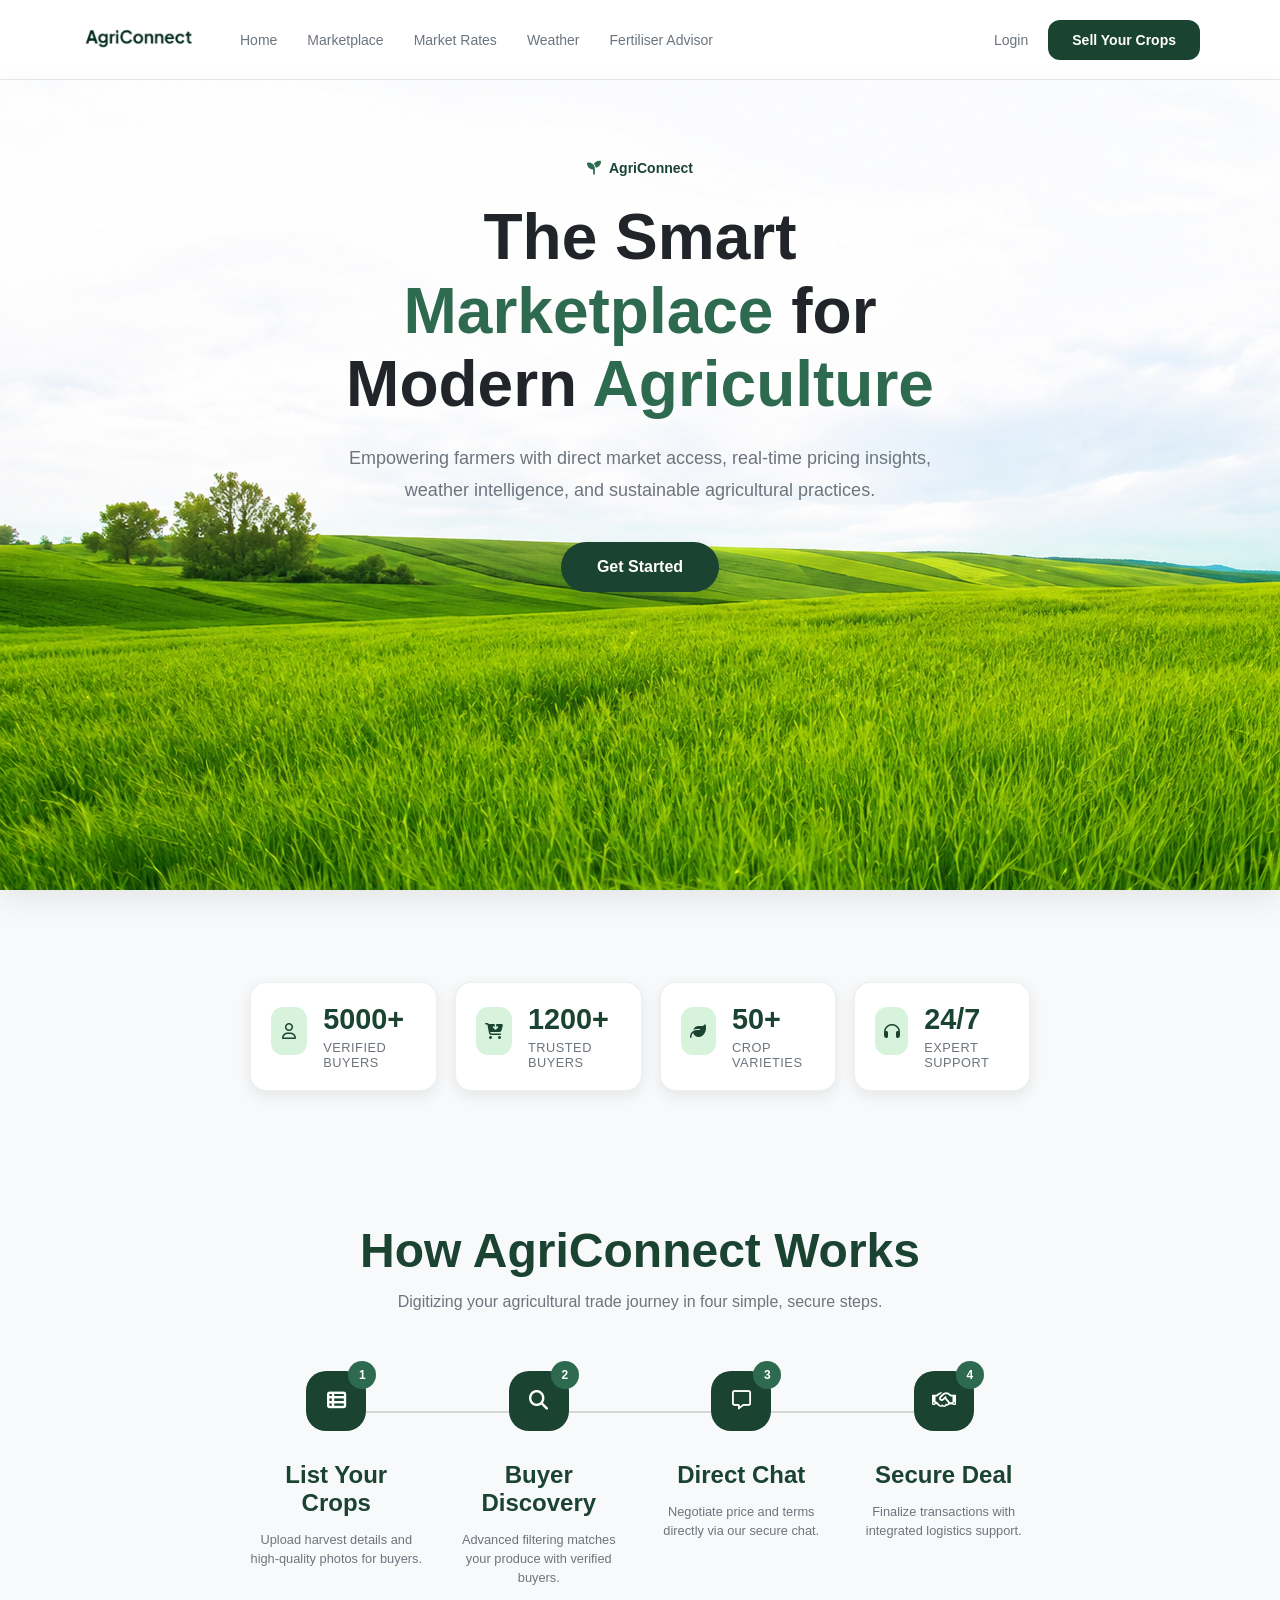
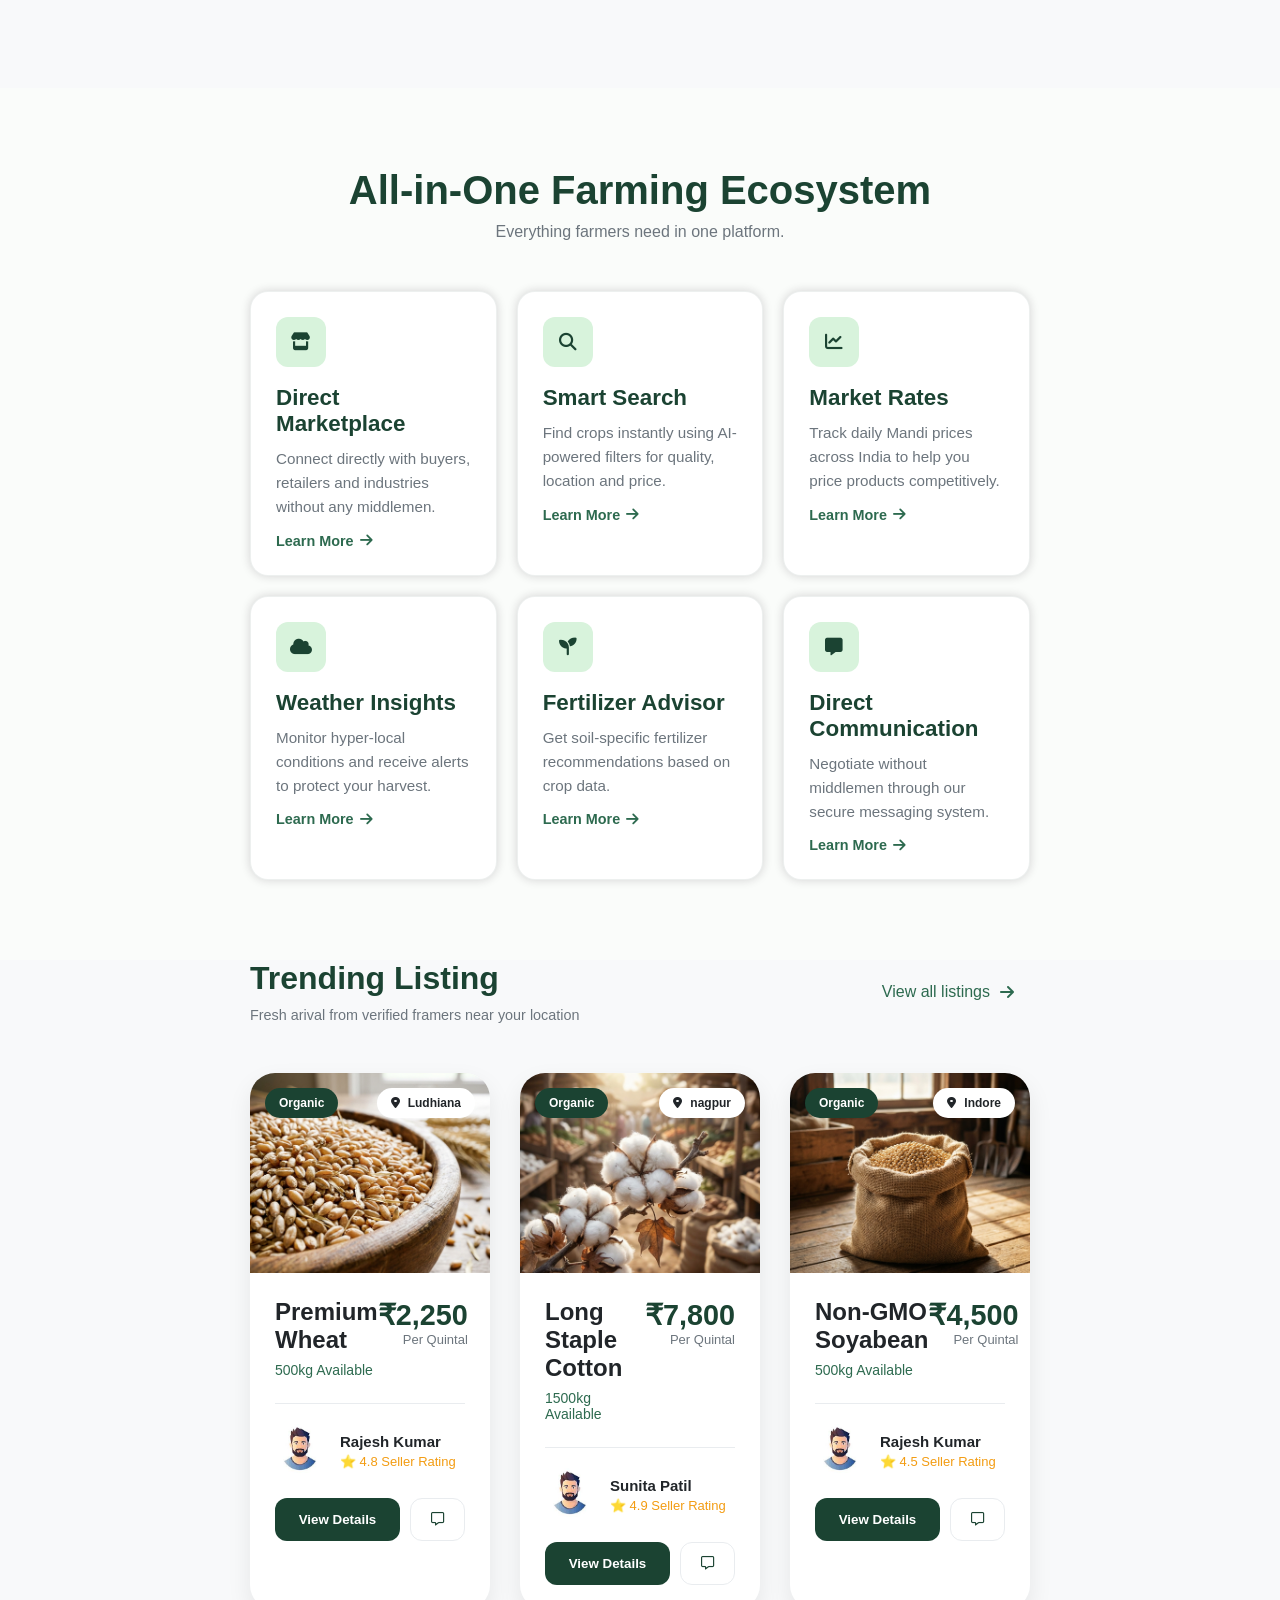
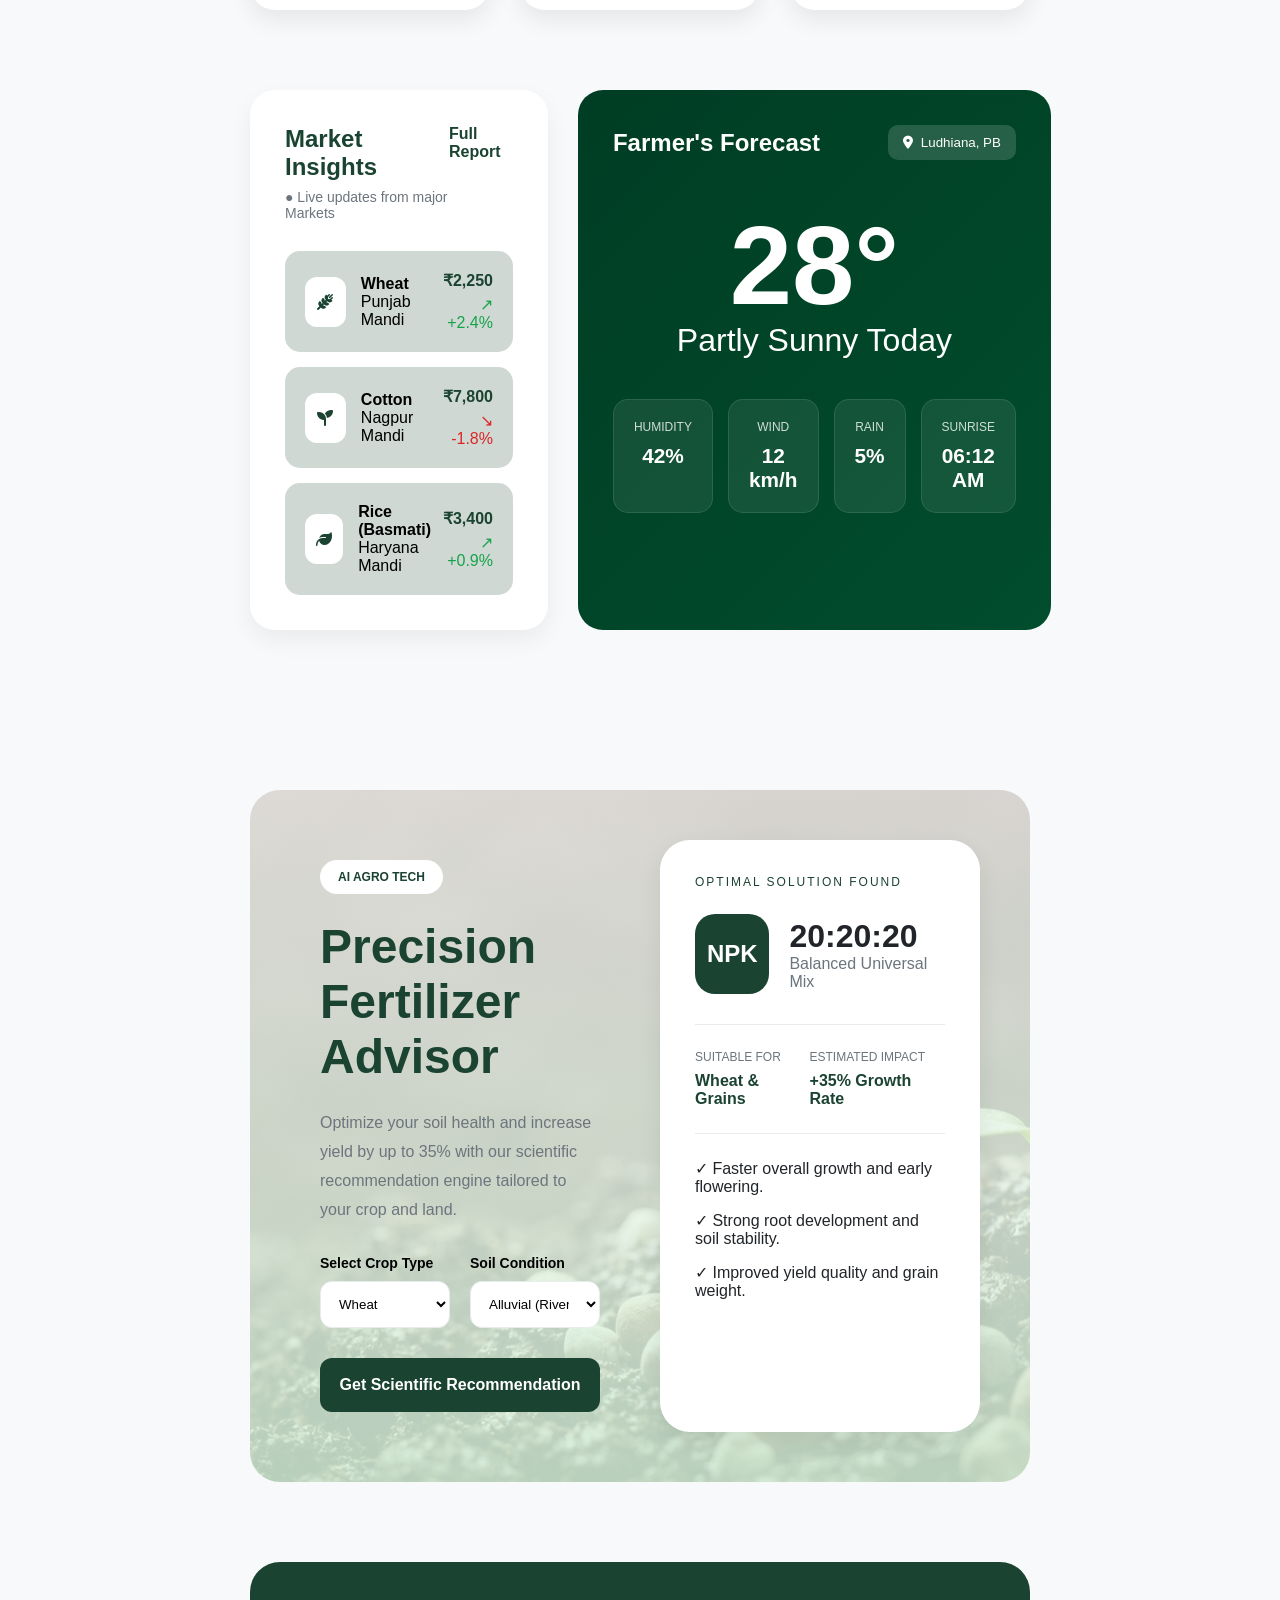
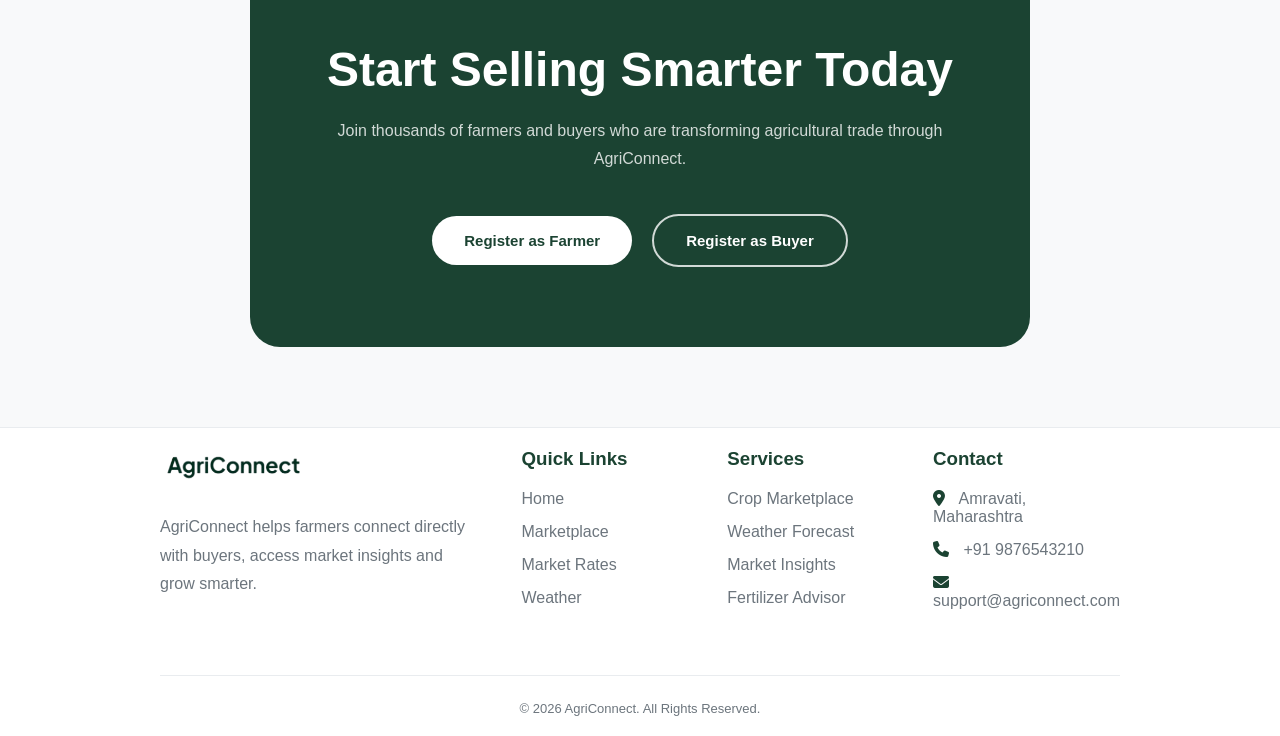
<file: index.html>
<!DOCTYPE html>
<html lang="en">
	<head>
		<meta charset="UTF-8">
		<meta name="viewport" content="width=device-width, initial-scale=1.0">
		<title>AgriConnect</title>
		<link rel="stylesheet" href="https://cdnjs.cloudflare.com/ajax/libs/font-awesome/6.7.2/css/all.min.css">
		<link rel="stylesheet" href="css/style.css">
	</head>
	<body>
		<div class="homePage">
			<div class="nav">
				<div class="navleft">
					<div class="logo">
						<img src="images/logo.png" alt="logo">
					</div>
					<div class="navlinks">
						<ul>
							<li><a href="index.html">Home</a></li>
							<li><a href="marketplace.html">Marketplace</a></li>
							<li><a href="marketRates.html">Market Rates</a></li>
							<li><a href="weather.html">Weather</a></li>
							<li><a href="fertilizer.html">Fertiliser Advisor</a></li>
						</ul>
					</div>
				</div>
				<div class="navright">
					<a href="#">Login</a>
					<button>Sell Your Crops</button>
				</div>
			</div>
			<section class="hero">
				<div class="heroContent">
					<div class="trustBadge">
						<i class="fa-solid fa-seedling"></i>
						AgriConnect
					</div>
					<h1>
						The Smart 
						<span>Marketplace</span>
						for Modern 
						<span>Agriculture</span> 
					</h1>
					<p>
						Empowering farmers with direct market access,
						real-time pricing insights, weather intelligence,
						and sustainable agricultural practices.
					</p>
					<button class="heroBtn" onclick="window.location.href='marketplace.html'">
					Get Started
					</button>
				</div>
			</section>
			<!-- cards below heroo section -->
			<div class="cards">
				<div class="card">
					<div class="cardlogo"><i class="fa-regular fa-user"></i></div>
					<div class="cardinfo">
						<h2>5000+</h2>
						<p>VERIFIED BUYERS</p>
					</div>
				</div>
				<div class="card">
					<div class="cardlogo"><i class="fa-solid fa-cart-arrow-down"></i></div>
					<div class="cardinfo">
						<h2>1200+</h2>
						<p>TRUSTED BUYERS</p>
					</div>
				</div>
				<div class="card">
					<div class="cardlogo"><i class="fa-solid fa-leaf"></i></div>
					<div class="cardinfo">
						<h2>50+</h2>
						<p>CROP VARIETIES</p>
					</div>
				</div>
				<div class="card">
					<div class="cardlogo"><i class="fa-solid fa-headphones"></i></div>
					<div class="cardinfo">
						<h2>24/7</h2>
						<p>EXPERT SUPPORT</p>
					</div>
				</div>
			</div>
			<!-- how this works section -->
			<section class="howItWorks">
				<div class="sectionHeading">
					<h2>How AgriConnect Works</h2>
					<p>Digitizing your agricultural trade journey in four simple, secure steps.</p>
				</div>
				<div class="steps">
					<div class="step">
						<div class="stepIcon">
							<span class="stepNumber">1</span>
							<i class="fa-solid fa-table-list"></i>
						</div>
						<div class="stepInfo">
							<h3>List Your Crops</h3>
							<p>
								Upload harvest details and
								high-quality photos for buyers.
							</p>
						</div>
					</div>
					<div class="step">
						<div class="stepIcon">
							<span class="stepNumber">2</span>
							<i class="fa-solid fa-magnifying-glass"></i>
						</div>
						<div class="stepInfo">
							<h3>Buyer Discovery</h3>
							<p>
								Advanced filtering matches your
								produce with verified buyers.
							</p>
						</div>
					</div>
					<div class="step">
						<div class="stepIcon">
							<span class="stepNumber">3</span>
							<i class="fa-regular fa-message"></i>
						</div>
						<div class="stepInfo">
							<h3>Direct Chat</h3>
							<p>
								Negotiate price and terms
								directly via our secure chat.
							</p>
						</div>
					</div>
					<div class="step">
						<div class="stepIcon">
							<span class="stepNumber">4</span>
							<i class="fa-regular fa-handshake"></i>
						</div>
						<div class="stepInfo">
							<h3>Secure Deal</h3>
							<p>
								Finalize transactions with
								integrated logistics support.
							</p>
						</div>
					</div>
				</div>
			</section>
			<div class="featuresSection">
				<div class="featureHeading">
					<h2>All-in-One Farming Ecosystem</h2>
					<p>Everything farmers need in one platform.</p>
				</div>
				<div class="featureGrid">
					<div class="featureCard">
						<div class="featureIcon">
							<i class="fa-solid fa-store"></i>
						</div>
						<h3>Direct Marketplace</h3>
						<p>
							Connect directly with buyers,
							retailers and industries without
							any middlemen.
						</p>
						<a href="#">
						Learn More
						<i class="fa-solid fa-arrow-right"></i>
						</a>
					</div>
					<div class="featureCard">
						<div class="featureIcon">
							<i class="fa-solid fa-magnifying-glass"></i>
						</div>
						<h3>Smart Search</h3>
						<p>
							Find crops instantly using AI-powered
							filters for quality, location and price.
						</p>
						<a href="#">
						Learn More
						<i class="fa-solid fa-arrow-right"></i>
						</a>
					</div>
					<div class="featureCard">
						<div class="featureIcon">
							<i class="fa-solid fa-chart-line"></i>
						</div>
						<h3>Market Rates</h3>
						<p>
							Track daily Mandi prices across India
							to help you price products competitively.
						</p>
						<a href="#">
						Learn More
						<i class="fa-solid fa-arrow-right"></i>
						</a>
					</div>
					<div class="featureCard">
						<div class="featureIcon">
							<i class="fa-solid fa-cloud"></i>
						</div>
						<h3>Weather Insights</h3>
						<p>
							Monitor hyper-local conditions and
							receive alerts to protect your harvest.
						</p>
						<a href="#">
						Learn More
						<i class="fa-solid fa-arrow-right"></i>
						</a>
					</div>
					<div class="featureCard">
						<div class="featureIcon">
							<i class="fa-solid fa-seedling"></i>
						</div>
						<h3>Fertilizer Advisor</h3>
						<p>
							Get soil-specific fertilizer
							recommendations based on crop data.
						</p>
						<a href="#">
						Learn More
						<i class="fa-solid fa-arrow-right"></i>
						</a>
					</div>
					<div class="featureCard">
						<div class="featureIcon">
							<i class="fa-solid fa-message"></i>
						</div>
						<h3>Direct Communication</h3>
						<p>
							Negotiate without middlemen through
							our secure messaging system.
						</p>
						<a href="#">
						Learn More
						<i class="fa-solid fa-arrow-right"></i>
						</a>
					</div>
				</div>
			</div>
			<!-- crops section -->
			<div class="strip">
				<div class="left">
					<h2>Trending Listing</h2>
					<p>Fresh arival from verified framers near your location</p>
				</div>
				<div class="right">
					<button class="viewallBtn" onclick="window.location.href='marketplace.html'" >View all listings <i class="fa-solid fa-arrow-right"></i></button>
				</div>
			</div>
			<div class="cropsMarketplace">
				<div class="cropcards">
					<div class="cropcard">
						<div class="cropImage">
							<img src="images/wheat.png" alt="Premium Wheat">
							<div class="cropType">
								Organic
							</div>
							<div class="cropLocation">
								<i class="fa-solid fa-location-dot"></i>
								Ludhiana
							</div>
						</div>
						<div class="cropInfo">
							<div class="cropHeader">
								<div class="cropTitle">
									<h3>Premium<br> Wheat</h3>
									<p>500kg Available</p>
								</div>
								<div class="cropPrice">
									<h3>₹2,250</h3>
									<p>Per Quintal</p>
								</div>
							</div>
						</div>
						<div class="sellerInfo">
							<div class="sellerImage">
								<img src="images/user1.png" alt="Seller">
							</div>
							<div class="sellerDetails">
								<h4>Rajesh Kumar</h4>
								<p>⭐ 4.8 Seller Rating</p>
							</div>
						</div>
						<div class="cropActions">
							<button class="detailsBtn" onclick="window.location.href='marketplace.html'">
							View Details
							</button>
							<button class="chatBtn">
							<i class="fa-regular fa-message"></i>
							</button>
						</div>
					</div>
					<div class="cropcard">
						<div class="cropImage">
							<img src="images/cotton.png" alt="Premium Wheat">
							<div class="cropType">
								Organic
							</div>
							<div class="cropLocation">
								<i class="fa-solid fa-location-dot"></i>
								nagpur
							</div>
						</div>
						<div class="cropInfo">
							<div class="cropHeader">
								<div class="cropTitle">
									<h3>Long Staple Cotton</h3>
									<p>1500kg Available</p>
								</div>
								<div class="cropPrice">
									<h3>₹7,800</h3>
									<p>Per Quintal</p>
								</div>
							</div>
						</div>
						<div class="sellerInfo">
							<div class="sellerImage">
								<img src="images/user1.png" alt="Seller">
							</div>
							<div class="sellerDetails">
								<h4>Sunita Patil</h4>
								<p>⭐ 4.9 Seller Rating</p>
							</div>
						</div>
						<div class="cropActions">
							<button class="detailsBtn" onclick="window.location.href='marketplace.html'">
							View Details
							</button>
							<button class="chatBtn">
							<i class="fa-regular fa-message"></i>
							</button>
						</div>
					</div>
					<div class="cropcard">
						<div class="cropImage">
							<img src="images/soyabeam.png" alt="Premium Wheat">
							<div class="cropType">
								Organic
							</div>
							<div class="cropLocation">
								<i class="fa-solid fa-location-dot"></i>
								Indore
							</div>
						</div>
						<div class="cropInfo">
							<div class="cropHeader">
								<div class="cropTitle">
									<h3>Non-GMO Soyabean</h3>
									<p>500kg Available</p>
								</div>
								<div class="cropPrice">
									<h3>₹4,500</h3>
									<p>Per Quintal</p>
								</div>
							</div>
						</div>
						<div class="sellerInfo">
							<div class="sellerImage">
								<img src="images/user1.png" alt="Seller">
							</div>
							<div class="sellerDetails">
								<h4>Rajesh Kumar</h4>
								<p>⭐ 4.5 Seller Rating</p>
							</div>
						</div>
						<div class="cropActions">
							<button class="detailsBtn" onclick="window.location.href='marketplace.html'">
							View Details
							</button>
							<button class="chatBtn">
							<i class="fa-regular fa-message"></i>
							</button>
						</div>
					</div>
				</div>
				<!-- Market insites and Wheather Forcast Section  -->
				<div class="insightsWeather">
					<div class="marketInsights">
						<div class="insightHeader">
							<div>
								<h2>Market Insights</h2>
								<p>● Live updates from major Markets</p>
							</div>
							<a href="marketRates.html">Full Report</a>
						</div>
						<div class="marketCard">
							<div class="marketItem">
								<div class="marketLeft">
									<div class="marketIcon">
										<i class="fa-solid fa-wheat-awn"></i>
									</div>
									<div>
										<h4>Wheat</h4>
										<p>Punjab Mandi</p>
									</div>
								</div>
								<div class="marketRight">
									<h4>₹2,250</h4>
									<p class="profit">↗ +2.4%</p>
								</div>
							</div>
							<div class="marketItem">
								<div class="marketLeft">
									<div class="marketIcon">
										<i class="fa-solid fa-seedling"></i>
									</div>
									<div>
										<h4>Cotton</h4>
										<p>Nagpur Mandi</p>
									</div>
								</div>
								<div class="marketRight">
									<h4>₹7,800</h4>
									<p class="loss">↘ -1.8%</p>
								</div>
							</div>
							<div class="marketItem">
								<div class="marketLeft">
									<div class="marketIcon">
										<i class="fa-solid fa-leaf"></i>
									</div>
									<div>
										<h4>Rice (Basmati)</h4>
										<p>Haryana Mandi</p>
									</div>
								</div>
								<div class="marketRight">
									<h4>₹3,400</h4>
									<p class="profit">↗ +0.9%</p>
								</div>
							</div>
						</div>
					</div>
					<div class="weatherCardLarge">
						<div class="weatherTop">
							<h2>Farmer's Forecast</h2>
							<button class="locationTag" onclick="window.location.href='weather.html'">
								<i class="fa-solid fa-location-dot"></i>
								Ludhiana, PB
							</button>
						</div>
						<div class="weatherMain">
							<h1>28°</h1>
							<h3>Partly Sunny Today</h3>
						</div>
						<div class="weatherStats">
							<div class="weatherStat">
								<p>HUMIDITY</p>
								<h4>42%</h4>
							</div>
							<div class="weatherStat">
								<p>WIND</p>
								<h4>12 km/h</h4>
							</div>
							<div class="weatherStat">
								<p>RAIN</p>
								<h4>5%</h4>
							</div>
							<div class="weatherStat">
								<p>SUNRISE</p>
								<h4>06:12 AM</h4>
							</div>
						</div>
					</div>
				</div>
			</div>
			<!-- Fertilizer section htl -->
			<div class="fertilizerSection">
				<div class="fertilizerLeft">
					<div class="fertilizerTag">
						AI AGRO TECH
					</div>
					<h2>Precision Fertilizer Advisor</h2>
					<p>
						Optimize your soil health and increase yield by up to 35%
						with our scientific recommendation engine tailored to
						your crop and land.
					</p>
					<div class="fertilizerInputs">
						<div class="inputGroup">
							<label>Select Crop Type</label>
							<select>
								<option>Wheat</option>
							</select>
						</div>
						<div class="inputGroup">
							<label>Soil Condition</label>
							<select>
								<option>Alluvial (River Basin)</option>
							</select>
						</div>
					</div>
					<button class="recommendBtn">
					Get Scientific Recommendation
					</button>
				</div>
				<div class="fertilizerRight">
					<p class="solutionTag">
						OPTIMAL SOLUTION FOUND
					</p>
					<div class="npkSection">
						<div class="npkBadge">
							NPK
						</div>
						<div>
							<h3>20:20:20</h3>
							<p>Balanced Universal Mix</p>
						</div>
					</div>
					<div class="recommendationStats">
						<div class="recommendationItem">
							<p>SUITABLE FOR</p>
							<h4>Wheat & Grains</h4>
						</div>
						<div class="recommendationItem">
							<p>ESTIMATED IMPACT</p>
							<h4>+35% Growth Rate</h4>
						</div>
					</div>
					<div class="benefits">
						<p>✓ Faster overall growth and early flowering.</p>
						<p>✓ Strong root development and soil stability.</p>
						<p>✓ Improved yield quality and grain weight.</p>
					</div>
				</div>
			</div>
			<!-- cta ssection -->
			<section class="ctaSection">
				<h2>Start Selling Smarter Today</h2>
				<p>
					Join thousands of farmers and buyers who are transforming
					agricultural trade through AgriConnect.
				</p>
				<div class="ctaButtons">
					<button class="primaryBtn" onclick="window.location.href='marketplace.html'">Register as Farmer</button>
					<button class="secondaryBtn" onclick="window.location.href='marketplace.html'">Register as Buyer</button>
				</div>
			</section>
			<!-- footer section -->
			<footer class="footer">
				<div class="footerGrid">
					<div class="footerCol">
						<div class="footerLogo">
							<img src="images/logo.png" alt="AgriConnect">
						</div>
						<p>
							AgriConnect helps farmers connect directly with buyers,
							access market insights and grow smarter.
						</p>
					</div>
					<div class="footerCol">
						<h3>Quick Links</h3>
						<ul>
							<li><a href="index.html">Home</a></li>
							<li><a href="marketplace.html">Marketplace</a></li>
							<li><a href="marketRates.html">Market Rates</a></li>
							<li><a href="weather.html">Weather</a></li>
						</ul>
					</div>
					<div class="footerCol">
						<h3>Services</h3>
						<ul>
							<li><a href="marketplace.html">Crop Marketplace</a></li>
							<li><a href="weather.html">Weather Forecast</a></li>
							<li><a href="marketRates.html">Market Insights</a></li>
							<li><a href="fertilizer.html">Fertilizer Advisor</a></li>
						</ul>
					</div>
					<div class="footerCol">
						<h3>Contact</h3>
						<ul>
							<li><i class="fa-solid fa-location-dot"></i> Amravati, Maharashtra</li>
							<li><i class="fa-solid fa-phone"></i> +91 9876543210</li>
							<li><i class="fa-solid fa-envelope"></i> support@agriconnect.com</li>
						</ul>
					</div>
				</div>
				<div class="footerBottom">
					<p>© 2026 AgriConnect. All Rights Reserved.</p>
				</div>
			</footer>
		</div>
	</body>
</html>
</file>
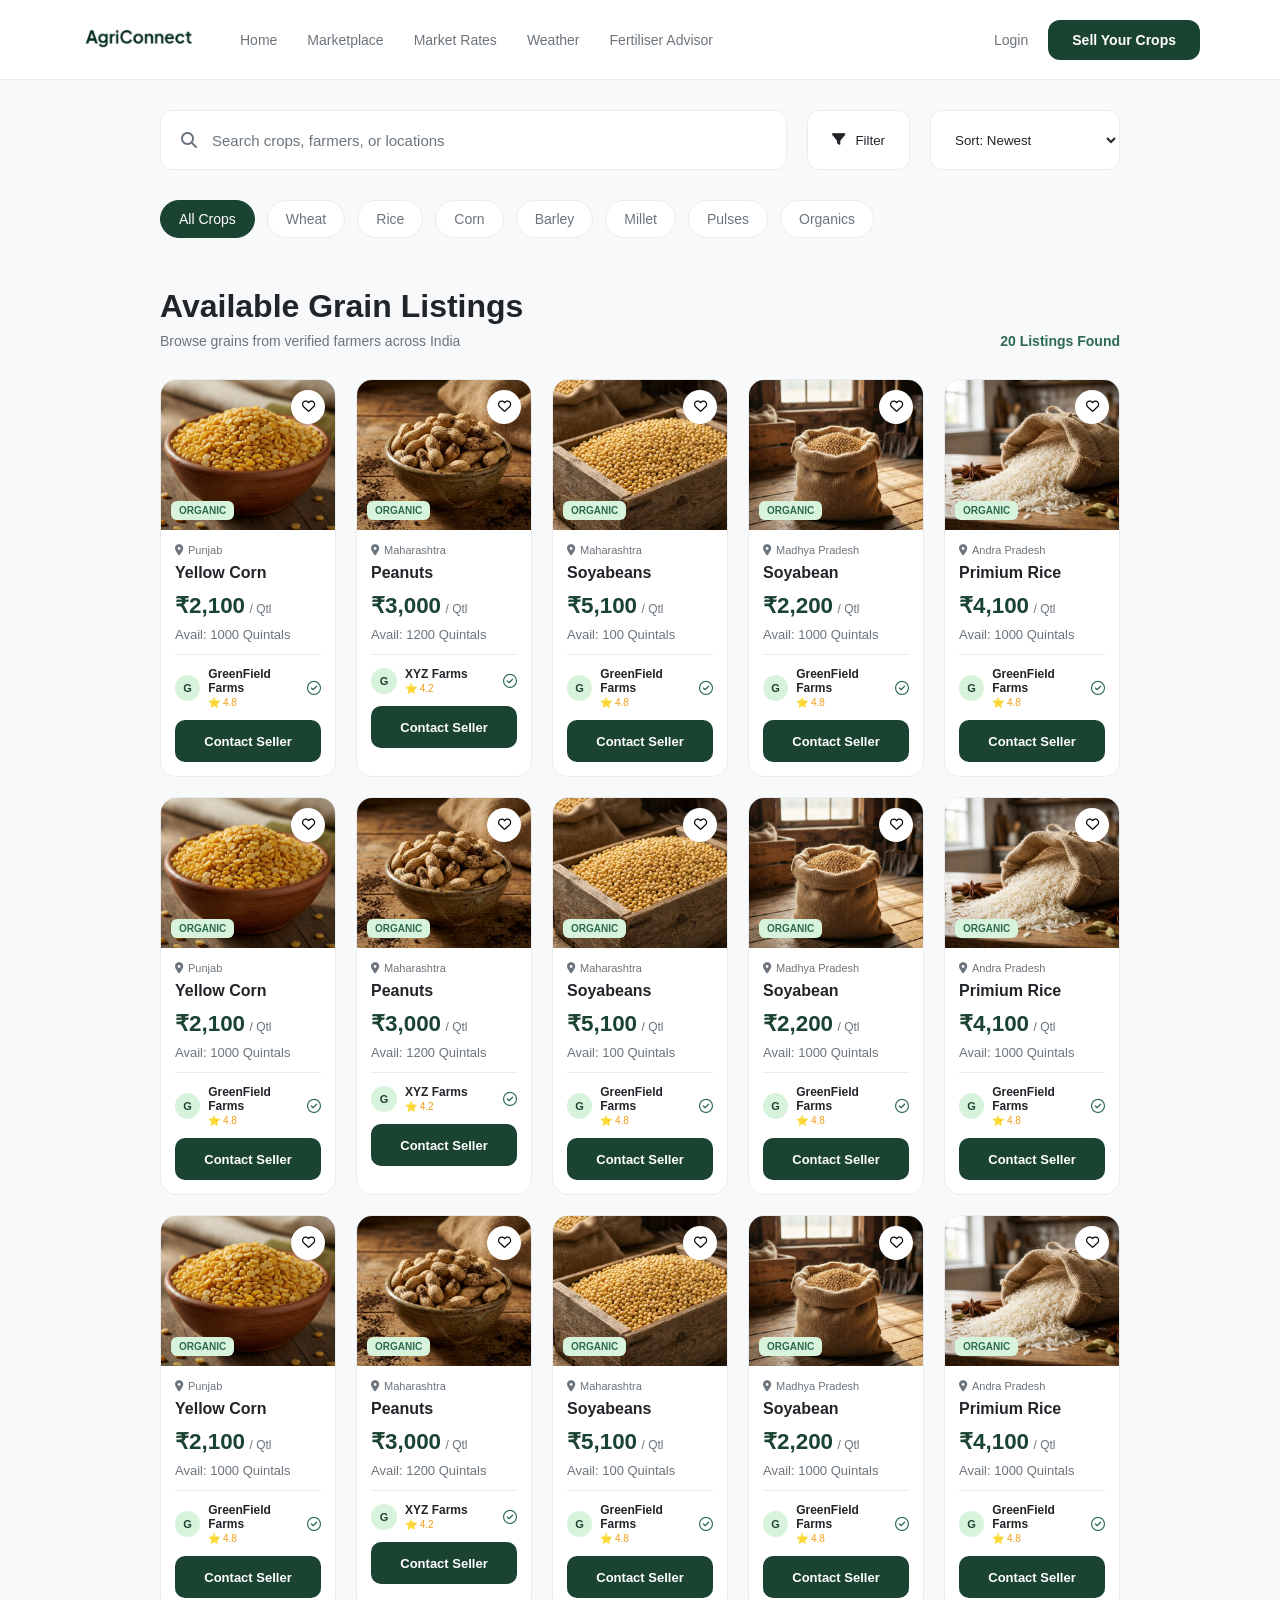
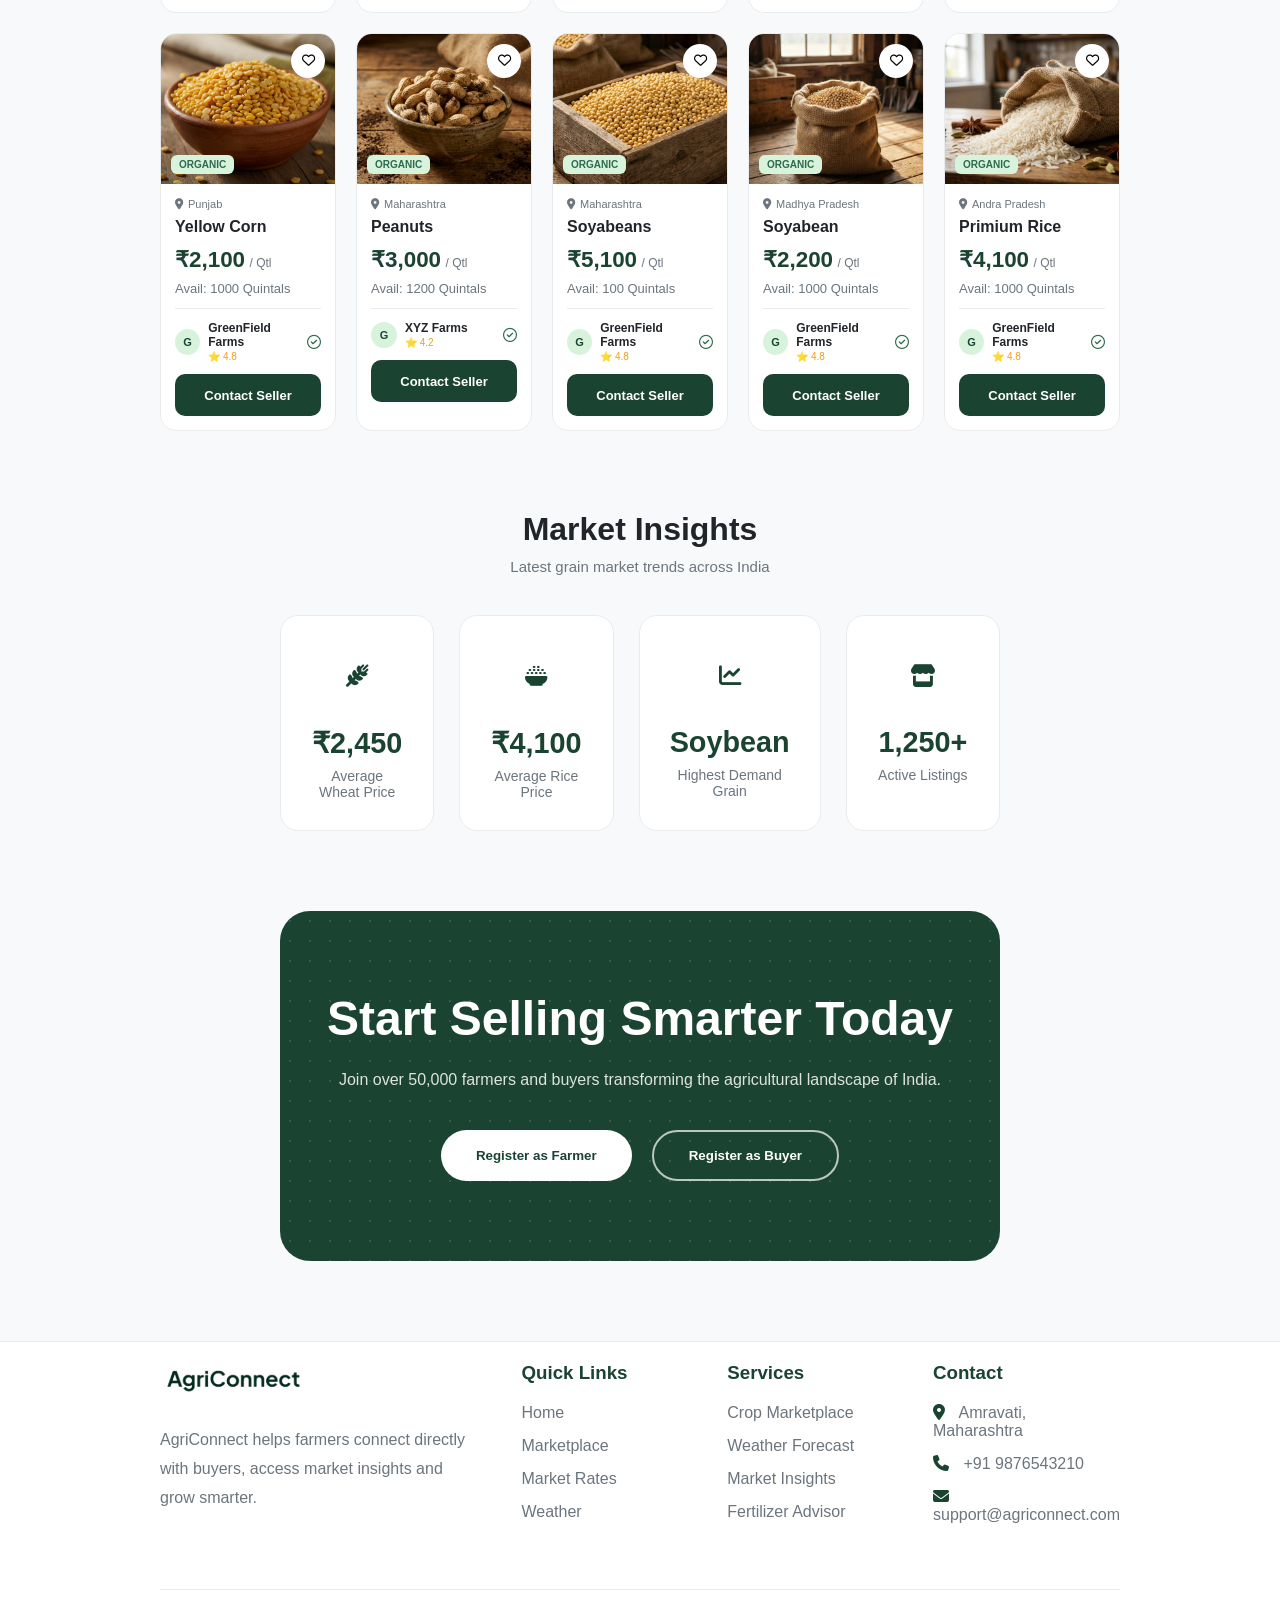
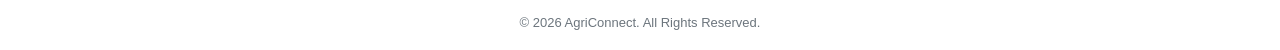
<file: grains.html>
<!DOCTYPE html>
<html lang="en">
	<head>
		<meta charset="UTF-8">
		<meta name="viewport" content="width=device-width, initial-scale=1.0">
		<title>Grains Marketplace</title>
		<link rel="stylesheet" href="https://cdnjs.cloudflare.com/ajax/libs/font-awesome/6.7.2/css/all.min.css">
		<link rel="stylesheet" href="css/grain.css">
	</head>
	<body>
		<div class="parent">
		<!-- Navigation bar -->
		<div class="nav">
			<div class="navleft">
				<div class="logo">
					<img src="images/logo.png" alt="logo">
				</div>
				<div class="navlinks">
					<ul>
						<li><a href="index.html">Home</a></li>
						<li><a href="marketplace.html">Marketplace</a></li>
						<li><a href="marketRates.html">Market Rates</a></li>
						<li><a href="weather.html">Weather</a></li>
						<li><a href="fertilizer.html">Fertiliser Advisor</a></li>
					</ul>
				</div>
			</div>
			<div class="navright">
				<a href="#">Login</a>
				<button>Sell Your Crops</button>
			</div>
		</div>
		<div class="search">
			<div class="searchbar">
				<i class="fa-solid fa-magnifying-glass"></i>
				<input
					type="search"
					name="searchbar"
					id="searchbar"
					placeholder="Search crops, farmers, or locations"
					>
			</div>
			<button class="filter">
			<i class="fa-solid fa-filter"></i>
			Filter
			</button>
			<select class="sort">
				<option>Sort: Newest</option>
				<option>Price: Low to High</option>
				<option>Price: High to Low</option>
				<option>Highest Rated</option>
			</select>
		</div>
		<div class="quickfilters">
			<ul>
				<li><a href="#" class="active">All Crops</a></li>
				<li><a href="#">Wheat</a></li>
				<li><a href="#">Rice</a></li>
				<li><a href="#">Corn</a></li>
				<li><a href="#">Barley</a></li>
				<li><a href="#">Millet</a></li>
				<li><a href="#">Pulses</a></li>
				<li><a href="#">Organics</a></li>
			</ul>
		</div>
		<div class="grainsMarketplace">
			<div class="sectionHeader">
				<div class="sectionTitle">
					<h2>Available Grain Listings</h2>
					<p>Browse grains from verified farmers across India</p>
				</div>
				<div class="listingCount">
					<p>20 Listings Found</p>
				</div>
			</div>
			<div class="productsGrid">
				<!-- 1 -->
				<div class="productCard">
					<div class="productImage">
						<img src="images/corn.png" alt="Yellow Corn">
						<div class="productTag">
							ORGANIC
						</div>
						<button class="wishlistBtn">
						<i class="fa-regular fa-heart"></i>
						</button>
					</div>
					<div class="productContent">
						<div class="productLocation">
							<i class="fa-solid fa-location-dot"></i>
							Punjab
						</div>
						<h3>Yellow Corn</h3>
						<div class="productPrice">
							<span class="price">₹2,100</span>
							<span class="unit">/ Qtl</span>
						</div>
						<p class="availability">
							Avail: 1000 Quintals
						</p>
						<div class="sellerRow">
							<div class="sellerInfo">
								<div class="sellerAvatar">G</div>
								<div class="sellerDetails">
									<h4>GreenField Farms</h4>
									<p>⭐ 4.8</p>
								</div>
							</div>
							<i class="fa-regular fa-circle-check"></i>
						</div>
						<button class="contactBtn">
						Contact Seller
						</button>
					</div>
				</div>
				<!-- 2 -->
				<div class="productCard">
					<div class="productImage">
						<img src="images/peanut.png" alt="Peanut">
						<div class="productTag">
							ORGANIC
						</div>
						<button class="wishlistBtn">
						<i class="fa-regular fa-heart"></i>
						</button>
					</div>
					<div class="productContent">
						<div class="productLocation">
							<i class="fa-solid fa-location-dot"></i>
							Maharashtra
						</div>
						<h3>Peanuts</h3>
						<div class="productPrice">
							<span class="price">₹3,000</span>
							<span class="unit">/ Qtl</span>
						</div>
						<p class="availability">
							Avail: 1200 Quintals
						</p>
						<div class="sellerRow">
							<div class="sellerInfo">
								<div class="sellerAvatar">G</div>
								<div class="sellerDetails">
									<h4>XYZ Farms</h4>
									<p>⭐ 4.2</p>
								</div>
							</div>
							<i class="fa-regular fa-circle-check"></i>
						</div>
						<button class="contactBtn">
						Contact Seller
						</button>
					</div>
				</div>
				<!-- 3 -->
				<div class="productCard">
					<div class="productImage">
						<img src="images/soyabeans.png" alt="Soyabeans">
						<div class="productTag">
							ORGANIC
						</div>
						<button class="wishlistBtn">
						<i class="fa-regular fa-heart"></i>
						</button>
					</div>
					<div class="productContent">
						<div class="productLocation">
							<i class="fa-solid fa-location-dot"></i>
							Maharashtra
						</div>
						<h3>Soyabeans</h3>
						<div class="productPrice">
							<span class="price">₹5,100</span>
							<span class="unit">/ Qtl</span>
						</div>
						<p class="availability">
							Avail: 100 Quintals
						</p>
						<div class="sellerRow">
							<div class="sellerInfo">
								<div class="sellerAvatar">G</div>
								<div class="sellerDetails">
									<h4>GreenField Farms</h4>
									<p>⭐ 4.8</p>
								</div>
							</div>
							<i class="fa-regular fa-circle-check"></i>
						</div>
						<button class="contactBtn">
						Contact Seller
						</button>
					</div>
				</div>
				<!-- 4 -->
				<div class="productCard">
					<div class="productImage">
						<img src="images/soyabeam.png" alt="Yellow Corn">
						<div class="productTag">
							ORGANIC
						</div>
						<button class="wishlistBtn">
						<i class="fa-regular fa-heart"></i>
						</button>
					</div>
					<div class="productContent">
						<div class="productLocation">
							<i class="fa-solid fa-location-dot"></i>
							Madhya Pradesh
						</div>
						<h3>Soyabean</h3>
						<div class="productPrice">
							<span class="price">₹2,200</span>
							<span class="unit">/ Qtl</span>
						</div>
						<p class="availability">
							Avail: 1000 Quintals
						</p>
						<div class="sellerRow">
							<div class="sellerInfo">
								<div class="sellerAvatar">G</div>
								<div class="sellerDetails">
									<h4>GreenField Farms</h4>
									<p>⭐ 4.8</p>
								</div>
							</div>
							<i class="fa-regular fa-circle-check"></i>
						</div>
						<button class="contactBtn">
						Contact Seller
						</button>
					</div>
				</div>
				<!-- 5 -->
				<div class="productCard">
					<div class="productImage">
						<img src="images/rice.png" alt="Yellow Corn">
						<div class="productTag">
							ORGANIC
						</div>
						<button class="wishlistBtn">
						<i class="fa-regular fa-heart"></i>
						</button>
					</div>
					<div class="productContent">
						<div class="productLocation">
							<i class="fa-solid fa-location-dot"></i>
							Andra Pradesh
						</div>
						<h3>Primium Rice</h3>
						<div class="productPrice">
							<span class="price">₹4,100</span>
							<span class="unit">/ Qtl</span>
						</div>
						<p class="availability">
							Avail: 1000 Quintals
						</p>
						<div class="sellerRow">
							<div class="sellerInfo">
								<div class="sellerAvatar">G</div>
								<div class="sellerDetails">
									<h4>GreenField Farms</h4>
									<p>⭐ 4.8</p>
								</div>
							</div>
							<i class="fa-regular fa-circle-check"></i>
						</div>
						<button class="contactBtn">
						Contact Seller
						</button>
					</div>
				</div>
				<!-- 1 -->
				<div class="productCard">
					<div class="productImage">
						<img src="images/corn.png" alt="Yellow Corn">
						<div class="productTag">
							ORGANIC
						</div>
						<button class="wishlistBtn">
						<i class="fa-regular fa-heart"></i>
						</button>
					</div>
					<div class="productContent">
						<div class="productLocation">
							<i class="fa-solid fa-location-dot"></i>
							Punjab
						</div>
						<h3>Yellow Corn</h3>
						<div class="productPrice">
							<span class="price">₹2,100</span>
							<span class="unit">/ Qtl</span>
						</div>
						<p class="availability">
							Avail: 1000 Quintals
						</p>
						<div class="sellerRow">
							<div class="sellerInfo">
								<div class="sellerAvatar">G</div>
								<div class="sellerDetails">
									<h4>GreenField Farms</h4>
									<p>⭐ 4.8</p>
								</div>
							</div>
							<i class="fa-regular fa-circle-check"></i>
						</div>
						<button class="contactBtn">
						Contact Seller
						</button>
					</div>
				</div>
				<!-- 2 -->
				<div class="productCard">
					<div class="productImage">
						<img src="images/peanut.png" alt="Peanut">
						<div class="productTag">
							ORGANIC
						</div>
						<button class="wishlistBtn">
						<i class="fa-regular fa-heart"></i>
						</button>
					</div>
					<div class="productContent">
						<div class="productLocation">
							<i class="fa-solid fa-location-dot"></i>
							Maharashtra
						</div>
						<h3>Peanuts</h3>
						<div class="productPrice">
							<span class="price">₹3,000</span>
							<span class="unit">/ Qtl</span>
						</div>
						<p class="availability">
							Avail: 1200 Quintals
						</p>
						<div class="sellerRow">
							<div class="sellerInfo">
								<div class="sellerAvatar">G</div>
								<div class="sellerDetails">
									<h4>XYZ Farms</h4>
									<p>⭐ 4.2</p>
								</div>
							</div>
							<i class="fa-regular fa-circle-check"></i>
						</div>
						<button class="contactBtn">
						Contact Seller
						</button>
					</div>
				</div>
				<!-- 3 -->
				<div class="productCard">
					<div class="productImage">
						<img src="images/soyabeans.png" alt="Soyabeans">
						<div class="productTag">
							ORGANIC
						</div>
						<button class="wishlistBtn">
						<i class="fa-regular fa-heart"></i>
						</button>
					</div>
					<div class="productContent">
						<div class="productLocation">
							<i class="fa-solid fa-location-dot"></i>
							Maharashtra
						</div>
						<h3>Soyabeans</h3>
						<div class="productPrice">
							<span class="price">₹5,100</span>
							<span class="unit">/ Qtl</span>
						</div>
						<p class="availability">
							Avail: 100 Quintals
						</p>
						<div class="sellerRow">
							<div class="sellerInfo">
								<div class="sellerAvatar">G</div>
								<div class="sellerDetails">
									<h4>GreenField Farms</h4>
									<p>⭐ 4.8</p>
								</div>
							</div>
							<i class="fa-regular fa-circle-check"></i>
						</div>
						<button class="contactBtn">
						Contact Seller
						</button>
					</div>
				</div>
				<!-- 4 -->
				<div class="productCard">
					<div class="productImage">
						<img src="images/soyabeam.png" alt="Yellow Corn">
						<div class="productTag">
							ORGANIC
						</div>
						<button class="wishlistBtn">
						<i class="fa-regular fa-heart"></i>
						</button>
					</div>
					<div class="productContent">
						<div class="productLocation">
							<i class="fa-solid fa-location-dot"></i>
							Madhya Pradesh
						</div>
						<h3>Soyabean</h3>
						<div class="productPrice">
							<span class="price">₹2,200</span>
							<span class="unit">/ Qtl</span>
						</div>
						<p class="availability">
							Avail: 1000 Quintals
						</p>
						<div class="sellerRow">
							<div class="sellerInfo">
								<div class="sellerAvatar">G</div>
								<div class="sellerDetails">
									<h4>GreenField Farms</h4>
									<p>⭐ 4.8</p>
								</div>
							</div>
							<i class="fa-regular fa-circle-check"></i>
						</div>
						<button class="contactBtn">
						Contact Seller
						</button>
					</div>
				</div>
				<!-- 5 -->
				<div class="productCard">
					<div class="productImage">
						<img src="images/rice.png" alt="Yellow Corn">
						<div class="productTag">
							ORGANIC
						</div>
						<button class="wishlistBtn">
						<i class="fa-regular fa-heart"></i>
						</button>
					</div>
					<div class="productContent">
						<div class="productLocation">
							<i class="fa-solid fa-location-dot"></i>
							Andra Pradesh
						</div>
						<h3>Primium Rice</h3>
						<div class="productPrice">
							<span class="price">₹4,100</span>
							<span class="unit">/ Qtl</span>
						</div>
						<p class="availability">
							Avail: 1000 Quintals
						</p>
						<div class="sellerRow">
							<div class="sellerInfo">
								<div class="sellerAvatar">G</div>
								<div class="sellerDetails">
									<h4>GreenField Farms</h4>
									<p>⭐ 4.8</p>
								</div>
							</div>
							<i class="fa-regular fa-circle-check"></i>
						</div>
						<button class="contactBtn">
						Contact Seller
						</button>
					</div>
				</div>
				<!-- 1 -->
				<div class="productCard">
					<div class="productImage">
						<img src="images/corn.png" alt="Yellow Corn">
						<div class="productTag">
							ORGANIC
						</div>
						<button class="wishlistBtn">
						<i class="fa-regular fa-heart"></i>
						</button>
					</div>
					<div class="productContent">
						<div class="productLocation">
							<i class="fa-solid fa-location-dot"></i>
							Punjab
						</div>
						<h3>Yellow Corn</h3>
						<div class="productPrice">
							<span class="price">₹2,100</span>
							<span class="unit">/ Qtl</span>
						</div>
						<p class="availability">
							Avail: 1000 Quintals
						</p>
						<div class="sellerRow">
							<div class="sellerInfo">
								<div class="sellerAvatar">G</div>
								<div class="sellerDetails">
									<h4>GreenField Farms</h4>
									<p>⭐ 4.8</p>
								</div>
							</div>
							<i class="fa-regular fa-circle-check"></i>
						</div>
						<button class="contactBtn">
						Contact Seller
						</button>
					</div>
				</div>
				<!-- 2 -->
				<div class="productCard">
					<div class="productImage">
						<img src="images/peanut.png" alt="Peanut">
						<div class="productTag">
							ORGANIC
						</div>
						<button class="wishlistBtn">
						<i class="fa-regular fa-heart"></i>
						</button>
					</div>
					<div class="productContent">
						<div class="productLocation">
							<i class="fa-solid fa-location-dot"></i>
							Maharashtra
						</div>
						<h3>Peanuts</h3>
						<div class="productPrice">
							<span class="price">₹3,000</span>
							<span class="unit">/ Qtl</span>
						</div>
						<p class="availability">
							Avail: 1200 Quintals
						</p>
						<div class="sellerRow">
							<div class="sellerInfo">
								<div class="sellerAvatar">G</div>
								<div class="sellerDetails">
									<h4>XYZ Farms</h4>
									<p>⭐ 4.2</p>
								</div>
							</div>
							<i class="fa-regular fa-circle-check"></i>
						</div>
						<button class="contactBtn">
						Contact Seller
						</button>
					</div>
				</div>
				<!-- 3 -->
				<div class="productCard">
					<div class="productImage">
						<img src="images/soyabeans.png" alt="Soyabeans">
						<div class="productTag">
							ORGANIC
						</div>
						<button class="wishlistBtn">
						<i class="fa-regular fa-heart"></i>
						</button>
					</div>
					<div class="productContent">
						<div class="productLocation">
							<i class="fa-solid fa-location-dot"></i>
							Maharashtra
						</div>
						<h3>Soyabeans</h3>
						<div class="productPrice">
							<span class="price">₹5,100</span>
							<span class="unit">/ Qtl</span>
						</div>
						<p class="availability">
							Avail: 100 Quintals
						</p>
						<div class="sellerRow">
							<div class="sellerInfo">
								<div class="sellerAvatar">G</div>
								<div class="sellerDetails">
									<h4>GreenField Farms</h4>
									<p>⭐ 4.8</p>
								</div>
							</div>
							<i class="fa-regular fa-circle-check"></i>
						</div>
						<button class="contactBtn">
						Contact Seller
						</button>
					</div>
				</div>
				<!-- 4 -->
				<div class="productCard">
					<div class="productImage">
						<img src="images/soyabeam.png" alt="Yellow Corn">
						<div class="productTag">
							ORGANIC
						</div>
						<button class="wishlistBtn">
						<i class="fa-regular fa-heart"></i>
						</button>
					</div>
					<div class="productContent">
						<div class="productLocation">
							<i class="fa-solid fa-location-dot"></i>
							Madhya Pradesh
						</div>
						<h3>Soyabean</h3>
						<div class="productPrice">
							<span class="price">₹2,200</span>
							<span class="unit">/ Qtl</span>
						</div>
						<p class="availability">
							Avail: 1000 Quintals
						</p>
						<div class="sellerRow">
							<div class="sellerInfo">
								<div class="sellerAvatar">G</div>
								<div class="sellerDetails">
									<h4>GreenField Farms</h4>
									<p>⭐ 4.8</p>
								</div>
							</div>
							<i class="fa-regular fa-circle-check"></i>
						</div>
						<button class="contactBtn">
						Contact Seller
						</button>
					</div>
				</div>
				<!-- 5 -->
				<div class="productCard">
					<div class="productImage">
						<img src="images/rice.png" alt="Yellow Corn">
						<div class="productTag">
							ORGANIC
						</div>
						<button class="wishlistBtn">
						<i class="fa-regular fa-heart"></i>
						</button>
					</div>
					<div class="productContent">
						<div class="productLocation">
							<i class="fa-solid fa-location-dot"></i>
							Andra Pradesh
						</div>
						<h3>Primium Rice</h3>
						<div class="productPrice">
							<span class="price">₹4,100</span>
							<span class="unit">/ Qtl</span>
						</div>
						<p class="availability">
							Avail: 1000 Quintals
						</p>
						<div class="sellerRow">
							<div class="sellerInfo">
								<div class="sellerAvatar">G</div>
								<div class="sellerDetails">
									<h4>GreenField Farms</h4>
									<p>⭐ 4.8</p>
								</div>
							</div>
							<i class="fa-regular fa-circle-check"></i>
						</div>
						<button class="contactBtn">
						Contact Seller
						</button>
					</div>
				</div>
				<!-- 1 -->
				<div class="productCard">
					<div class="productImage">
						<img src="images/corn.png" alt="Yellow Corn">
						<div class="productTag">
							ORGANIC
						</div>
						<button class="wishlistBtn">
						<i class="fa-regular fa-heart"></i>
						</button>
					</div>
					<div class="productContent">
						<div class="productLocation">
							<i class="fa-solid fa-location-dot"></i>
							Punjab
						</div>
						<h3>Yellow Corn</h3>
						<div class="productPrice">
							<span class="price">₹2,100</span>
							<span class="unit">/ Qtl</span>
						</div>
						<p class="availability">
							Avail: 1000 Quintals
						</p>
						<div class="sellerRow">
							<div class="sellerInfo">
								<div class="sellerAvatar">G</div>
								<div class="sellerDetails">
									<h4>GreenField Farms</h4>
									<p>⭐ 4.8</p>
								</div>
							</div>
							<i class="fa-regular fa-circle-check"></i>
						</div>
						<button class="contactBtn">
						Contact Seller
						</button>
					</div>
				</div>
				<!-- 2 -->
				<div class="productCard">
					<div class="productImage">
						<img src="images/peanut.png" alt="Peanut">
						<div class="productTag">
							ORGANIC
						</div>
						<button class="wishlistBtn">
						<i class="fa-regular fa-heart"></i>
						</button>
					</div>
					<div class="productContent">
						<div class="productLocation">
							<i class="fa-solid fa-location-dot"></i>
							Maharashtra
						</div>
						<h3>Peanuts</h3>
						<div class="productPrice">
							<span class="price">₹3,000</span>
							<span class="unit">/ Qtl</span>
						</div>
						<p class="availability">
							Avail: 1200 Quintals
						</p>
						<div class="sellerRow">
							<div class="sellerInfo">
								<div class="sellerAvatar">G</div>
								<div class="sellerDetails">
									<h4>XYZ Farms</h4>
									<p>⭐ 4.2</p>
								</div>
							</div>
							<i class="fa-regular fa-circle-check"></i>
						</div>
						<button class="contactBtn">
						Contact Seller
						</button>
					</div>
				</div>
				<!-- 3 -->
				<div class="productCard">
					<div class="productImage">
						<img src="images/soyabeans.png" alt="Soyabeans">
						<div class="productTag">
							ORGANIC
						</div>
						<button class="wishlistBtn">
						<i class="fa-regular fa-heart"></i>
						</button>
					</div>
					<div class="productContent">
						<div class="productLocation">
							<i class="fa-solid fa-location-dot"></i>
							Maharashtra
						</div>
						<h3>Soyabeans</h3>
						<div class="productPrice">
							<span class="price">₹5,100</span>
							<span class="unit">/ Qtl</span>
						</div>
						<p class="availability">
							Avail: 100 Quintals
						</p>
						<div class="sellerRow">
							<div class="sellerInfo">
								<div class="sellerAvatar">G</div>
								<div class="sellerDetails">
									<h4>GreenField Farms</h4>
									<p>⭐ 4.8</p>
								</div>
							</div>
							<i class="fa-regular fa-circle-check"></i>
						</div>
						<button class="contactBtn">
						Contact Seller
						</button>
					</div>
				</div>
				<!-- 4 -->
				<div class="productCard">
					<div class="productImage">
						<img src="images/soyabeam.png" alt="Yellow Corn">
						<div class="productTag">
							ORGANIC
						</div>
						<button class="wishlistBtn">
						<i class="fa-regular fa-heart"></i>
						</button>
					</div>
					<div class="productContent">
						<div class="productLocation">
							<i class="fa-solid fa-location-dot"></i>
							Madhya Pradesh
						</div>
						<h3>Soyabean</h3>
						<div class="productPrice">
							<span class="price">₹2,200</span>
							<span class="unit">/ Qtl</span>
						</div>
						<p class="availability">
							Avail: 1000 Quintals
						</p>
						<div class="sellerRow">
							<div class="sellerInfo">
								<div class="sellerAvatar">G</div>
								<div class="sellerDetails">
									<h4>GreenField Farms</h4>
									<p>⭐ 4.8</p>
								</div>
							</div>
							<i class="fa-regular fa-circle-check"></i>
						</div>
						<button class="contactBtn">
						Contact Seller
						</button>
					</div>
				</div>
				<!-- 5 -->
				<div class="productCard">
					<div class="productImage">
						<img src="images/rice.png" alt="Yellow Corn">
						<div class="productTag">
							ORGANIC
						</div>
						<button class="wishlistBtn">
						<i class="fa-regular fa-heart"></i>
						</button>
					</div>
					<div class="productContent">
						<div class="productLocation">
							<i class="fa-solid fa-location-dot"></i>
							Andra Pradesh
						</div>
						<h3>Primium Rice</h3>
						<div class="productPrice">
							<span class="price">₹4,100</span>
							<span class="unit">/ Qtl</span>
						</div>
						<p class="availability">
							Avail: 1000 Quintals
						</p>
						<div class="sellerRow">
							<div class="sellerInfo">
								<div class="sellerAvatar">G</div>
								<div class="sellerDetails">
									<h4>GreenField Farms</h4>
									<p>⭐ 4.8</p>
								</div>
							</div>
							<i class="fa-regular fa-circle-check"></i>
						</div>
						<button class="contactBtn">
						Contact Seller
						</button>
					</div>
				</div>
			</div>
			<!-- market insight section -->
			<div class="marketInsights">
				<div class="insightHeader">
					<h2>Market Insights</h2>
					<p>Latest grain market trends across India</p>
				</div>
				<div class="insightCards">
					<div class="insightCard">
						<div class="insightIcon">
							<i class="fa-solid fa-wheat-awn"></i>
						</div>
						<h3>₹2,450</h3>
						<p>Average Wheat Price</p>
					</div>
					<div class="insightCard">
						<div class="insightIcon">
							<i class="fa-solid fa-bowl-rice"></i>
						</div>
						<h3>₹4,100</h3>
						<p>Average Rice Price</p>
					</div>
					<div class="insightCard">
						<div class="insightIcon">
							<i class="fa-solid fa-chart-line"></i>
						</div>
						<h3>Soybean</h3>
						<p>Highest Demand Grain</p>
					</div>
					<div class="insightCard">
						<div class="insightIcon">
							<i class="fa-solid fa-store"></i>
						</div>
						<h3>1,250+</h3>
						<p>Active Listings</p>
					</div>
				</div>
			</div>
			<!-- CTA Section -->
			<div class="ctaSection">
				<div class="ctaContent">
					<h2>Start Selling Smarter Today</h2>
					<p>
						Join over 50,000 farmers and buyers transforming
						the agricultural landscape of India.
					</p>
					<div class="ctaButtons">
						<button class="farmerBtn">
						Register as Farmer
						</button>
						<button class="buyerBtn">
						Register as Buyer
						</button>
					</div>
				</div>
			</div>
		</div>
		<!-- footer section -->
		<footer class="footer">
			<div class="footerGrid">
				<div class="footerCol">
					<div class="footerLogo">
						<img src="images/logo.png" alt="AgriConnect">
					</div>
					<p>
						AgriConnect helps farmers connect directly with buyers,
						access market insights and grow smarter.
					</p>
				</div>
				<div class="footerCol">
					<h3>Quick Links</h3>
					<ul>
						<li><a href="index.html">Home</a></li>
						<li><a href="marketplace.html">Marketplace</a></li>
						<li><a href="marketRates.html">Market Rates</a></li>
						<li><a href="weather.html">Weather</a></li>
					</ul>
				</div>
				<div class="footerCol">
					<h3>Services</h3>
					<ul>
						<li><a href="marketplace.html">Crop Marketplace</a></li>
						<li><a href="weather.html">Weather Forecast</a></li>
						<li><a href="marketRates.html">Market Insights</a></li>
						<li><a href="fertilizer.html">Fertilizer Advisor</a></li>
					</ul>
				</div>
				<div class="footerCol">
					<h3>Contact</h3>
					<ul>
						<li><i class="fa-solid fa-location-dot"></i> Amravati, Maharashtra</li>
						<li><i class="fa-solid fa-phone"></i> +91 9876543210</li>
						<li><i class="fa-solid fa-envelope"></i> support@agriconnect.com</li>
					</ul>
				</div>
			</div>
			<div class="footerBottom">
				<p>© 2026 AgriConnect. All Rights Reserved.</p>
			</div>
		</footer>
	</body>
</html>
</file>
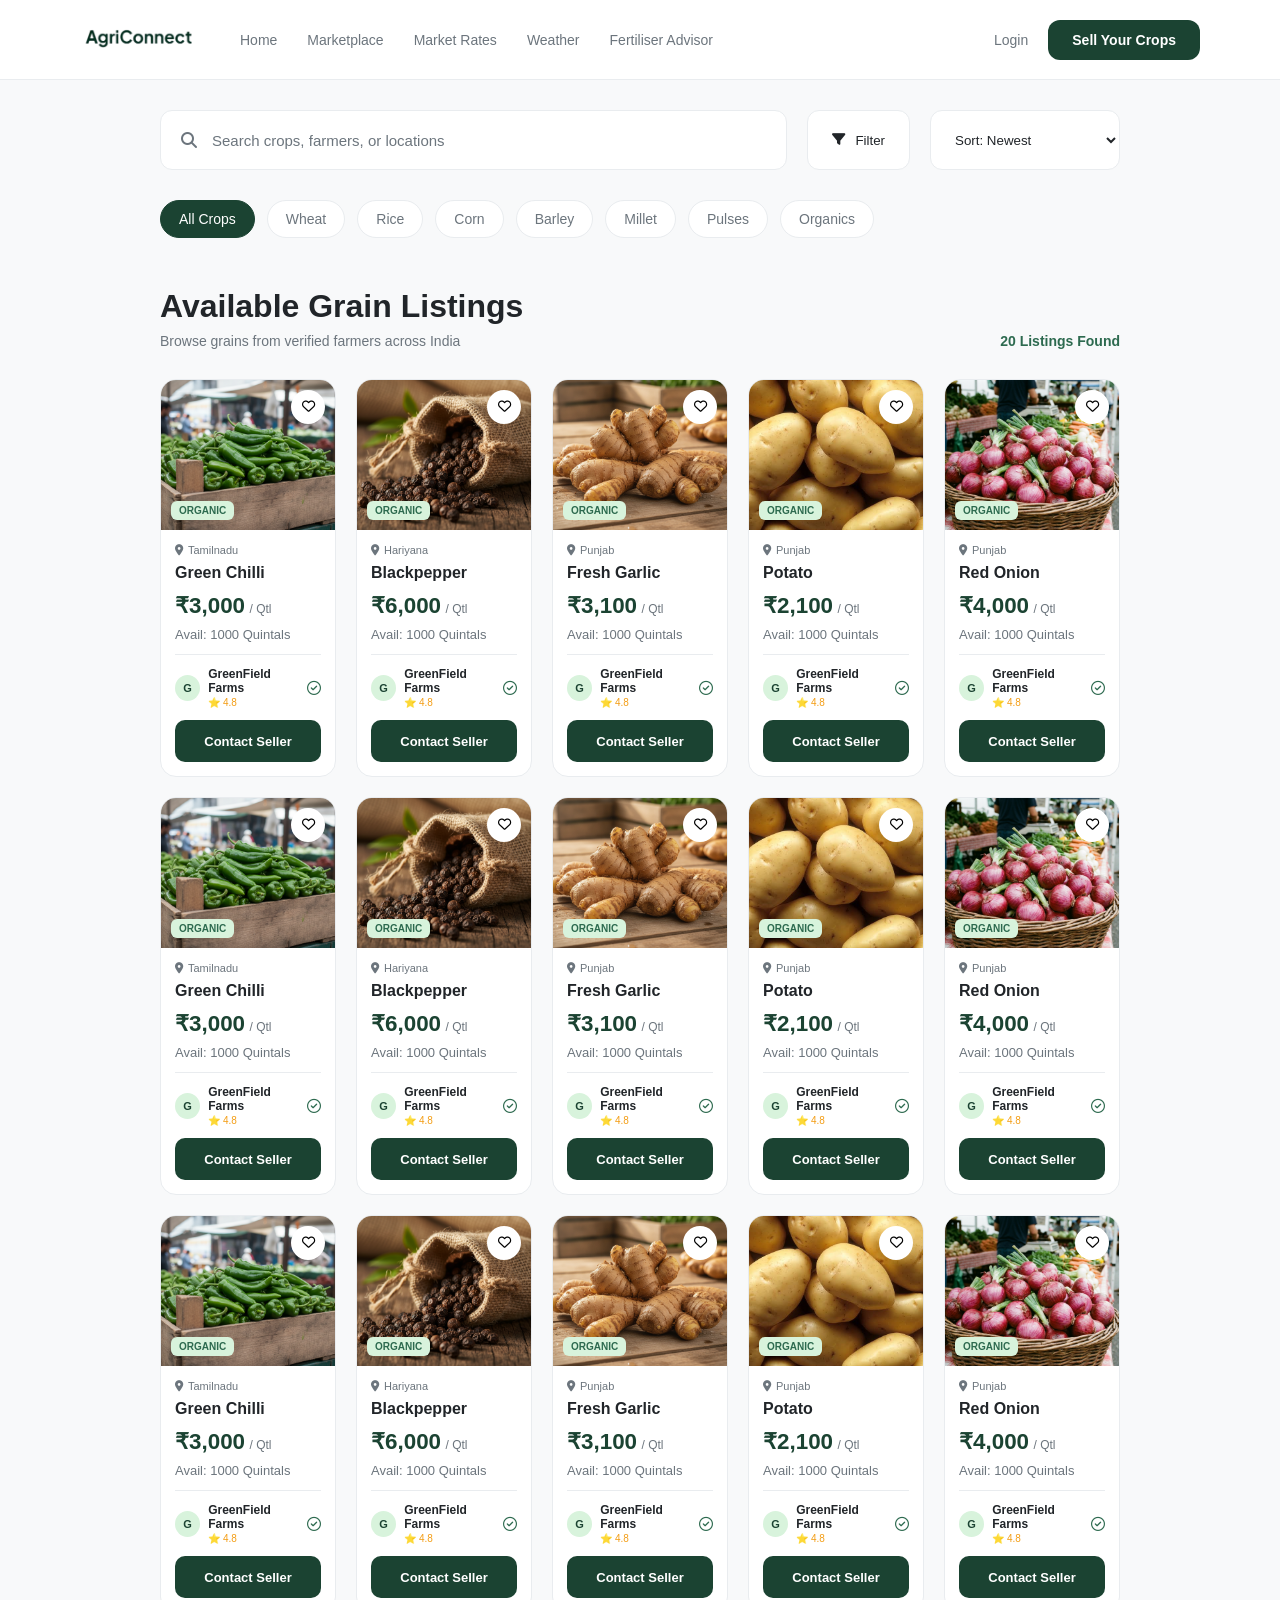
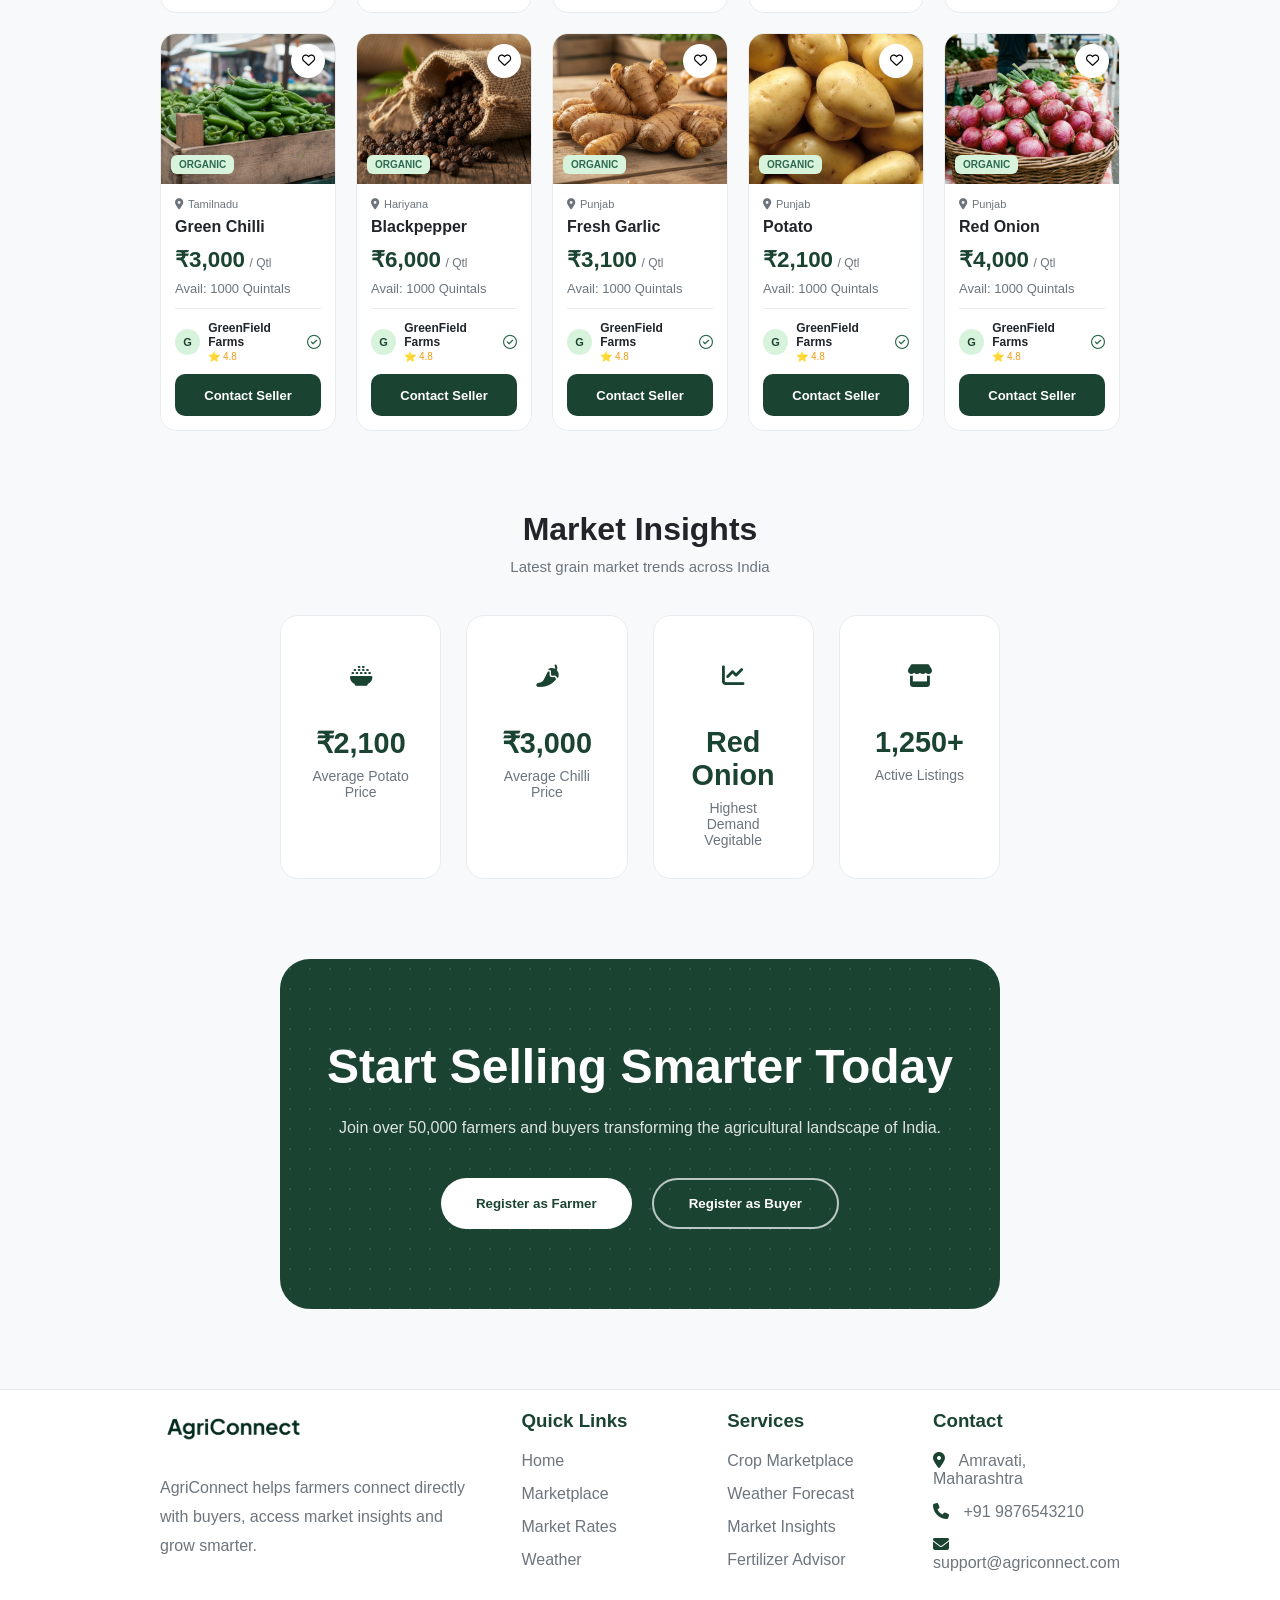
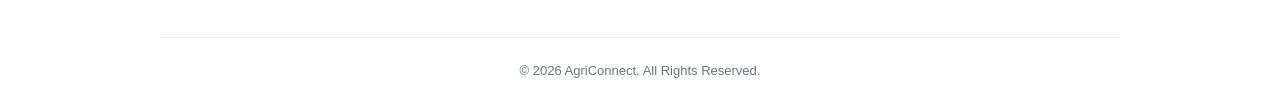
<file: vegitable.html>
<!DOCTYPE html>
<html lang="en">
	<head>
		<meta charset="UTF-8">
		<meta name="viewport" content="width=device-width, initial-scale=1.0">
		<title>Grains Marketplace</title>
		<link rel="stylesheet" href="https://cdnjs.cloudflare.com/ajax/libs/font-awesome/6.7.2/css/all.min.css">
		<link rel="stylesheet" href="css/grain.css">
	</head>
	<body>
		<div class="parent">
			<!-- Navigation bar -->
			<div class="nav">
				<div class="navleft">
					<div class="logo">
						<img src="images/logo.png" alt="logo">
					</div>
					<div class="navlinks">
						<ul>
							<li><a href="index.html">Home</a></li>
							<li><a href="marketplace.html">Marketplace</a></li>
							<li><a href="marketRates.html">Market Rates</a></li>
							<li><a href="weather.html">Weather</a></li>
							<li><a href="fertilizer.html">Fertiliser Advisor</a></li>
						</ul>
					</div>
				</div>
				<div class="navright">
					<a href="#">Login</a>
					<button>Sell Your Crops</button>
				</div>
			</div>
			<div class="search">
				<div class="searchbar">
					<i class="fa-solid fa-magnifying-glass"></i>
					<input
						type="search"
						name="searchbar"
						id="searchbar"
						placeholder="Search crops, farmers, or locations"
						>
				</div>
				<button class="filter">
				<i class="fa-solid fa-filter"></i>
				Filter
				</button>
				<select class="sort">
					<option>Sort: Newest</option>
					<option>Price: Low to High</option>
					<option>Price: High to Low</option>
					<option>Highest Rated</option>
				</select>
			</div>
			<div class="quickfilters">
				<ul>
					<li><a href="#" class="active">All Crops</a></li>
					<li><a href="#">Wheat</a></li>
					<li><a href="#">Rice</a></li>
					<li><a href="#">Corn</a></li>
					<li><a href="#">Barley</a></li>
					<li><a href="#">Millet</a></li>
					<li><a href="#">Pulses</a></li>
					<li><a href="#">Organics</a></li>
				</ul>
			</div>
			<div class="grainsMarketplace">
				<div class="sectionHeader">
					<div class="sectionTitle">
						<h2>Available Grain Listings</h2>
						<p>Browse grains from verified farmers across India</p>
					</div>
					<div class="listingCount">
						<p>20 Listings Found</p>
					</div>
				</div>
				<div class="productsGrid">
					<!-- 6 -->
					<div class="productCard">
						<div class="productImage">
							<img src="images/chilli.png" alt="Yellow Corn">
							<div class="productTag">
								ORGANIC
							</div>
							<button class="wishlistBtn">
							<i class="fa-regular fa-heart"></i>
							</button>
						</div>
						<div class="productContent">
							<div class="productLocation">
								<i class="fa-solid fa-location-dot"></i>
								Tamilnadu
							</div>
							<h3>Green Chilli</h3>
							<div class="productPrice">
								<span class="price">₹3,000</span>
								<span class="unit">/ Qtl</span>
							</div>
							<p class="availability">
								Avail: 1000 Quintals
							</p>
							<div class="sellerRow">
								<div class="sellerInfo">
									<div class="sellerAvatar">G</div>
									<div class="sellerDetails">
										<h4>GreenField Farms</h4>
										<p>⭐ 4.8</p>
									</div>
								</div>
								<i class="fa-regular fa-circle-check"></i>
							</div>
							<button class="contactBtn">
							Contact Seller
							</button>
						</div>
					</div>
					<!-- 7 -->
					<div class="productCard">
						<div class="productImage">
							<img src="images/blackpepper.png" alt="blackpepper">
							<div class="productTag">
								ORGANIC
							</div>
							<button class="wishlistBtn">
							<i class="fa-regular fa-heart"></i>
							</button>
						</div>
						<div class="productContent">
							<div class="productLocation">
								<i class="fa-solid fa-location-dot"></i>
								Hariyana
							</div>
							<h3>Blackpepper</h3>
							<div class="productPrice">
								<span class="price">₹6,000</span>
								<span class="unit">/ Qtl</span>
							</div>
							<p class="availability">
								Avail: 1000 Quintals
							</p>
							<div class="sellerRow">
								<div class="sellerInfo">
									<div class="sellerAvatar">G</div>
									<div class="sellerDetails">
										<h4>GreenField Farms</h4>
										<p>⭐ 4.8</p>
									</div>
								</div>
								<i class="fa-regular fa-circle-check"></i>
							</div>
							<button class="contactBtn">
							Contact Seller
							</button>
						</div>
					</div>
					<!-- 8 -->
					<div class="productCard">
						<div class="productImage">
							<img src="images/garlic.png" alt="Yellow Corn">
							<div class="productTag">
								ORGANIC
							</div>
							<button class="wishlistBtn">
							<i class="fa-regular fa-heart"></i>
							</button>
						</div>
						<div class="productContent">
							<div class="productLocation">
								<i class="fa-solid fa-location-dot"></i>
								Punjab
							</div>
							<h3>Fresh Garlic</h3>
							<div class="productPrice">
								<span class="price">₹3,100</span>
								<span class="unit">/ Qtl</span>
							</div>
							<p class="availability">
								Avail: 1000 Quintals
							</p>
							<div class="sellerRow">
								<div class="sellerInfo">
									<div class="sellerAvatar">G</div>
									<div class="sellerDetails">
										<h4>GreenField Farms</h4>
										<p>⭐ 4.8</p>
									</div>
								</div>
								<i class="fa-regular fa-circle-check"></i>
							</div>
							<button class="contactBtn">
							Contact Seller
							</button>
						</div>
					</div>
					<!-- 9 -->
					<div class="productCard">
						<div class="productImage">
							<img src="images/potato.jpg" alt="Yellow Corn">
							<div class="productTag">
								ORGANIC
							</div>
							<button class="wishlistBtn">
							<i class="fa-regular fa-heart"></i>
							</button>
						</div>
						<div class="productContent">
							<div class="productLocation">
								<i class="fa-solid fa-location-dot"></i>
								Punjab
							</div>
							<h3>Potato</h3>
							<div class="productPrice">
								<span class="price">₹2,100</span>
								<span class="unit">/ Qtl</span>
							</div>
							<p class="availability">
								Avail: 1000 Quintals
							</p>
							<div class="sellerRow">
								<div class="sellerInfo">
									<div class="sellerAvatar">G</div>
									<div class="sellerDetails">
										<h4>GreenField Farms</h4>
										<p>⭐ 4.8</p>
									</div>
								</div>
								<i class="fa-regular fa-circle-check"></i>
							</div>
							<button class="contactBtn">
							Contact Seller
							</button>
						</div>
					</div>
					<!-- 10 -->
					<div class="productCard">
						<div class="productImage">
							<img src="images/onion.png" alt="Yellow Corn">
							<div class="productTag">
								ORGANIC
							</div>
							<button class="wishlistBtn">
							<i class="fa-regular fa-heart"></i>
							</button>
						</div>
						<div class="productContent">
							<div class="productLocation">
								<i class="fa-solid fa-location-dot"></i>
								Punjab
							</div>
							<h3>Red Onion</h3>
							<div class="productPrice">
								<span class="price">₹4,000</span>
								<span class="unit">/ Qtl</span>
							</div>
							<p class="availability">
								Avail: 1000 Quintals
							</p>
							<div class="sellerRow">
								<div class="sellerInfo">
									<div class="sellerAvatar">G</div>
									<div class="sellerDetails">
										<h4>GreenField Farms</h4>
										<p>⭐ 4.8</p>
									</div>
								</div>
								<i class="fa-regular fa-circle-check"></i>
							</div>
							<button class="contactBtn">
							Contact Seller
							</button>
						</div>
					</div>
					<!-- 6 -->
					<div class="productCard">
						<div class="productImage">
							<img src="images/chilli.png" alt="Yellow Corn">
							<div class="productTag">
								ORGANIC
							</div>
							<button class="wishlistBtn">
							<i class="fa-regular fa-heart"></i>
							</button>
						</div>
						<div class="productContent">
							<div class="productLocation">
								<i class="fa-solid fa-location-dot"></i>
								Tamilnadu
							</div>
							<h3>Green Chilli</h3>
							<div class="productPrice">
								<span class="price">₹3,000</span>
								<span class="unit">/ Qtl</span>
							</div>
							<p class="availability">
								Avail: 1000 Quintals
							</p>
							<div class="sellerRow">
								<div class="sellerInfo">
									<div class="sellerAvatar">G</div>
									<div class="sellerDetails">
										<h4>GreenField Farms</h4>
										<p>⭐ 4.8</p>
									</div>
								</div>
								<i class="fa-regular fa-circle-check"></i>
							</div>
							<button class="contactBtn">
							Contact Seller
							</button>
						</div>
					</div>
					<!-- 7 -->
					<div class="productCard">
						<div class="productImage">
							<img src="images/blackpepper.png" alt="blackpepper">
							<div class="productTag">
								ORGANIC
							</div>
							<button class="wishlistBtn">
							<i class="fa-regular fa-heart"></i>
							</button>
						</div>
						<div class="productContent">
							<div class="productLocation">
								<i class="fa-solid fa-location-dot"></i>
								Hariyana
							</div>
							<h3>Blackpepper</h3>
							<div class="productPrice">
								<span class="price">₹6,000</span>
								<span class="unit">/ Qtl</span>
							</div>
							<p class="availability">
								Avail: 1000 Quintals
							</p>
							<div class="sellerRow">
								<div class="sellerInfo">
									<div class="sellerAvatar">G</div>
									<div class="sellerDetails">
										<h4>GreenField Farms</h4>
										<p>⭐ 4.8</p>
									</div>
								</div>
								<i class="fa-regular fa-circle-check"></i>
							</div>
							<button class="contactBtn">
							Contact Seller
							</button>
						</div>
					</div>
					<!-- 8 -->
					<div class="productCard">
						<div class="productImage">
							<img src="images/garlic.png" alt="Yellow Corn">
							<div class="productTag">
								ORGANIC
							</div>
							<button class="wishlistBtn">
							<i class="fa-regular fa-heart"></i>
							</button>
						</div>
						<div class="productContent">
							<div class="productLocation">
								<i class="fa-solid fa-location-dot"></i>
								Punjab
							</div>
							<h3>Fresh Garlic</h3>
							<div class="productPrice">
								<span class="price">₹3,100</span>
								<span class="unit">/ Qtl</span>
							</div>
							<p class="availability">
								Avail: 1000 Quintals
							</p>
							<div class="sellerRow">
								<div class="sellerInfo">
									<div class="sellerAvatar">G</div>
									<div class="sellerDetails">
										<h4>GreenField Farms</h4>
										<p>⭐ 4.8</p>
									</div>
								</div>
								<i class="fa-regular fa-circle-check"></i>
							</div>
							<button class="contactBtn">
							Contact Seller
							</button>
						</div>
					</div>
					<!-- 9 -->
					<div class="productCard">
						<div class="productImage">
							<img src="images/potato.jpg" alt="Yellow Corn">
							<div class="productTag">
								ORGANIC
							</div>
							<button class="wishlistBtn">
							<i class="fa-regular fa-heart"></i>
							</button>
						</div>
						<div class="productContent">
							<div class="productLocation">
								<i class="fa-solid fa-location-dot"></i>
								Punjab
							</div>
							<h3>Potato</h3>
							<div class="productPrice">
								<span class="price">₹2,100</span>
								<span class="unit">/ Qtl</span>
							</div>
							<p class="availability">
								Avail: 1000 Quintals
							</p>
							<div class="sellerRow">
								<div class="sellerInfo">
									<div class="sellerAvatar">G</div>
									<div class="sellerDetails">
										<h4>GreenField Farms</h4>
										<p>⭐ 4.8</p>
									</div>
								</div>
								<i class="fa-regular fa-circle-check"></i>
							</div>
							<button class="contactBtn">
							Contact Seller
							</button>
						</div>
					</div>
					<!-- 10 -->
					<div class="productCard">
						<div class="productImage">
							<img src="images/onion.png" alt="Yellow Corn">
							<div class="productTag">
								ORGANIC
							</div>
							<button class="wishlistBtn">
							<i class="fa-regular fa-heart"></i>
							</button>
						</div>
						<div class="productContent">
							<div class="productLocation">
								<i class="fa-solid fa-location-dot"></i>
								Punjab
							</div>
							<h3>Red Onion</h3>
							<div class="productPrice">
								<span class="price">₹4,000</span>
								<span class="unit">/ Qtl</span>
							</div>
							<p class="availability">
								Avail: 1000 Quintals
							</p>
							<div class="sellerRow">
								<div class="sellerInfo">
									<div class="sellerAvatar">G</div>
									<div class="sellerDetails">
										<h4>GreenField Farms</h4>
										<p>⭐ 4.8</p>
									</div>
								</div>
								<i class="fa-regular fa-circle-check"></i>
							</div>
							<button class="contactBtn">
							Contact Seller
							</button>
						</div>
					</div>
					<!-- 6 -->
					<div class="productCard">
						<div class="productImage">
							<img src="images/chilli.png" alt="Yellow Corn">
							<div class="productTag">
								ORGANIC
							</div>
							<button class="wishlistBtn">
							<i class="fa-regular fa-heart"></i>
							</button>
						</div>
						<div class="productContent">
							<div class="productLocation">
								<i class="fa-solid fa-location-dot"></i>
								Tamilnadu
							</div>
							<h3>Green Chilli</h3>
							<div class="productPrice">
								<span class="price">₹3,000</span>
								<span class="unit">/ Qtl</span>
							</div>
							<p class="availability">
								Avail: 1000 Quintals
							</p>
							<div class="sellerRow">
								<div class="sellerInfo">
									<div class="sellerAvatar">G</div>
									<div class="sellerDetails">
										<h4>GreenField Farms</h4>
										<p>⭐ 4.8</p>
									</div>
								</div>
								<i class="fa-regular fa-circle-check"></i>
							</div>
							<button class="contactBtn">
							Contact Seller
							</button>
						</div>
					</div>
					<!-- 7 -->
					<div class="productCard">
						<div class="productImage">
							<img src="images/blackpepper.png" alt="blackpepper">
							<div class="productTag">
								ORGANIC
							</div>
							<button class="wishlistBtn">
							<i class="fa-regular fa-heart"></i>
							</button>
						</div>
						<div class="productContent">
							<div class="productLocation">
								<i class="fa-solid fa-location-dot"></i>
								Hariyana
							</div>
							<h3>Blackpepper</h3>
							<div class="productPrice">
								<span class="price">₹6,000</span>
								<span class="unit">/ Qtl</span>
							</div>
							<p class="availability">
								Avail: 1000 Quintals
							</p>
							<div class="sellerRow">
								<div class="sellerInfo">
									<div class="sellerAvatar">G</div>
									<div class="sellerDetails">
										<h4>GreenField Farms</h4>
										<p>⭐ 4.8</p>
									</div>
								</div>
								<i class="fa-regular fa-circle-check"></i>
							</div>
							<button class="contactBtn">
							Contact Seller
							</button>
						</div>
					</div>
					<!-- 8 -->
					<div class="productCard">
						<div class="productImage">
							<img src="images/garlic.png" alt="Yellow Corn">
							<div class="productTag">
								ORGANIC
							</div>
							<button class="wishlistBtn">
							<i class="fa-regular fa-heart"></i>
							</button>
						</div>
						<div class="productContent">
							<div class="productLocation">
								<i class="fa-solid fa-location-dot"></i>
								Punjab
							</div>
							<h3>Fresh Garlic</h3>
							<div class="productPrice">
								<span class="price">₹3,100</span>
								<span class="unit">/ Qtl</span>
							</div>
							<p class="availability">
								Avail: 1000 Quintals
							</p>
							<div class="sellerRow">
								<div class="sellerInfo">
									<div class="sellerAvatar">G</div>
									<div class="sellerDetails">
										<h4>GreenField Farms</h4>
										<p>⭐ 4.8</p>
									</div>
								</div>
								<i class="fa-regular fa-circle-check"></i>
							</div>
							<button class="contactBtn">
							Contact Seller
							</button>
						</div>
					</div>
					<!-- 9 -->
					<div class="productCard">
						<div class="productImage">
							<img src="images/potato.jpg" alt="Yellow Corn">
							<div class="productTag">
								ORGANIC
							</div>
							<button class="wishlistBtn">
							<i class="fa-regular fa-heart"></i>
							</button>
						</div>
						<div class="productContent">
							<div class="productLocation">
								<i class="fa-solid fa-location-dot"></i>
								Punjab
							</div>
							<h3>Potato</h3>
							<div class="productPrice">
								<span class="price">₹2,100</span>
								<span class="unit">/ Qtl</span>
							</div>
							<p class="availability">
								Avail: 1000 Quintals
							</p>
							<div class="sellerRow">
								<div class="sellerInfo">
									<div class="sellerAvatar">G</div>
									<div class="sellerDetails">
										<h4>GreenField Farms</h4>
										<p>⭐ 4.8</p>
									</div>
								</div>
								<i class="fa-regular fa-circle-check"></i>
							</div>
							<button class="contactBtn">
							Contact Seller
							</button>
						</div>
					</div>
					<!-- 10 -->
					<div class="productCard">
						<div class="productImage">
							<img src="images/onion.png" alt="Yellow Corn">
							<div class="productTag">
								ORGANIC
							</div>
							<button class="wishlistBtn">
							<i class="fa-regular fa-heart"></i>
							</button>
						</div>
						<div class="productContent">
							<div class="productLocation">
								<i class="fa-solid fa-location-dot"></i>
								Punjab
							</div>
							<h3>Red Onion</h3>
							<div class="productPrice">
								<span class="price">₹4,000</span>
								<span class="unit">/ Qtl</span>
							</div>
							<p class="availability">
								Avail: 1000 Quintals
							</p>
							<div class="sellerRow">
								<div class="sellerInfo">
									<div class="sellerAvatar">G</div>
									<div class="sellerDetails">
										<h4>GreenField Farms</h4>
										<p>⭐ 4.8</p>
									</div>
								</div>
								<i class="fa-regular fa-circle-check"></i>
							</div>
							<button class="contactBtn">
							Contact Seller
							</button>
						</div>
					</div>
					<!-- 6 -->
					<div class="productCard">
						<div class="productImage">
							<img src="images/chilli.png" alt="Yellow Corn">
							<div class="productTag">
								ORGANIC
							</div>
							<button class="wishlistBtn">
							<i class="fa-regular fa-heart"></i>
							</button>
						</div>
						<div class="productContent">
							<div class="productLocation">
								<i class="fa-solid fa-location-dot"></i>
								Tamilnadu
							</div>
							<h3>Green Chilli</h3>
							<div class="productPrice">
								<span class="price">₹3,000</span>
								<span class="unit">/ Qtl</span>
							</div>
							<p class="availability">
								Avail: 1000 Quintals
							</p>
							<div class="sellerRow">
								<div class="sellerInfo">
									<div class="sellerAvatar">G</div>
									<div class="sellerDetails">
										<h4>GreenField Farms</h4>
										<p>⭐ 4.8</p>
									</div>
								</div>
								<i class="fa-regular fa-circle-check"></i>
							</div>
							<button class="contactBtn">
							Contact Seller
							</button>
						</div>
					</div>
					<!-- 7 -->
					<div class="productCard">
						<div class="productImage">
							<img src="images/blackpepper.png" alt="blackpepper">
							<div class="productTag">
								ORGANIC
							</div>
							<button class="wishlistBtn">
							<i class="fa-regular fa-heart"></i>
							</button>
						</div>
						<div class="productContent">
							<div class="productLocation">
								<i class="fa-solid fa-location-dot"></i>
								Hariyana
							</div>
							<h3>Blackpepper</h3>
							<div class="productPrice">
								<span class="price">₹6,000</span>
								<span class="unit">/ Qtl</span>
							</div>
							<p class="availability">
								Avail: 1000 Quintals
							</p>
							<div class="sellerRow">
								<div class="sellerInfo">
									<div class="sellerAvatar">G</div>
									<div class="sellerDetails">
										<h4>GreenField Farms</h4>
										<p>⭐ 4.8</p>
									</div>
								</div>
								<i class="fa-regular fa-circle-check"></i>
							</div>
							<button class="contactBtn">
							Contact Seller
							</button>
						</div>
					</div>
					<!-- 8 -->
					<div class="productCard">
						<div class="productImage">
							<img src="images/garlic.png" alt="Yellow Corn">
							<div class="productTag">
								ORGANIC
							</div>
							<button class="wishlistBtn">
							<i class="fa-regular fa-heart"></i>
							</button>
						</div>
						<div class="productContent">
							<div class="productLocation">
								<i class="fa-solid fa-location-dot"></i>
								Punjab
							</div>
							<h3>Fresh Garlic</h3>
							<div class="productPrice">
								<span class="price">₹3,100</span>
								<span class="unit">/ Qtl</span>
							</div>
							<p class="availability">
								Avail: 1000 Quintals
							</p>
							<div class="sellerRow">
								<div class="sellerInfo">
									<div class="sellerAvatar">G</div>
									<div class="sellerDetails">
										<h4>GreenField Farms</h4>
										<p>⭐ 4.8</p>
									</div>
								</div>
								<i class="fa-regular fa-circle-check"></i>
							</div>
							<button class="contactBtn">
							Contact Seller
							</button>
						</div>
					</div>
					<!-- 9 -->
					<div class="productCard">
						<div class="productImage">
							<img src="images/potato.jpg" alt="Yellow Corn">
							<div class="productTag">
								ORGANIC
							</div>
							<button class="wishlistBtn">
							<i class="fa-regular fa-heart"></i>
							</button>
						</div>
						<div class="productContent">
							<div class="productLocation">
								<i class="fa-solid fa-location-dot"></i>
								Punjab
							</div>
							<h3>Potato</h3>
							<div class="productPrice">
								<span class="price">₹2,100</span>
								<span class="unit">/ Qtl</span>
							</div>
							<p class="availability">
								Avail: 1000 Quintals
							</p>
							<div class="sellerRow">
								<div class="sellerInfo">
									<div class="sellerAvatar">G</div>
									<div class="sellerDetails">
										<h4>GreenField Farms</h4>
										<p>⭐ 4.8</p>
									</div>
								</div>
								<i class="fa-regular fa-circle-check"></i>
							</div>
							<button class="contactBtn">
							Contact Seller
							</button>
						</div>
					</div>
					<!-- 10 -->
					<div class="productCard">
						<div class="productImage">
							<img src="images/onion.png" alt="Yellow Corn">
							<div class="productTag">
								ORGANIC
							</div>
							<button class="wishlistBtn">
							<i class="fa-regular fa-heart"></i>
							</button>
						</div>
						<div class="productContent">
							<div class="productLocation">
								<i class="fa-solid fa-location-dot"></i>
								Punjab
							</div>
							<h3>Red Onion</h3>
							<div class="productPrice">
								<span class="price">₹4,000</span>
								<span class="unit">/ Qtl</span>
							</div>
							<p class="availability">
								Avail: 1000 Quintals
							</p>
							<div class="sellerRow">
								<div class="sellerInfo">
									<div class="sellerAvatar">G</div>
									<div class="sellerDetails">
										<h4>GreenField Farms</h4>
										<p>⭐ 4.8</p>
									</div>
								</div>
								<i class="fa-regular fa-circle-check"></i>
							</div>
							<button class="contactBtn">
							Contact Seller
							</button>
						</div>
					</div>
				</div>
				<!-- market insight section -->
				<div class="marketInsights">
					<div class="insightHeader">
						<h2>Market Insights</h2>
						<p>Latest grain market trends across India</p>
					</div>
					<div class="insightCards">
						<div class="insightCard">
							<div class="insightIcon">
								<i class="fa-solid fa-bowl-rice"></i>
							</div>
							<h3>₹2,100</h3>
							<p>Average Potato Price</p>
						</div>
						<div class="insightCard">
							<div class="insightIcon">
								<i class="fa-solid fa-pepper-hot"></i>
							</div>
							<h3>₹3,000</h3>
							<p>Average Chilli Price</p>
						</div>
						<div class="insightCard">
							<div class="insightIcon">
								<i class="fa-solid fa-chart-line"></i>
							</div>
							<h3>Red Onion</h3>
							<p>Highest Demand Vegitable</p>
						</div>
						<div class="insightCard">
							<div class="insightIcon">
								<i class="fa-solid fa-store"></i>
							</div>
							<h3>1,250+</h3>
							<p>Active Listings</p>
						</div>
					</div>
				</div>
				<!-- CTA Section -->
				<div class="ctaSection">
					<div class="ctaContent">
						<h2>Start Selling Smarter Today</h2>
						<p>
							Join over 50,000 farmers and buyers transforming
							the agricultural landscape of India.
						</p>
						<div class="ctaButtons">
							<button class="farmerBtn">
							Register as Farmer
							</button>
							<button class="buyerBtn">
							Register as Buyer
							</button>
						</div>
					</div>
				</div>
			</div>
		</div>
		<!-- footer section -->
		<footer class="footer">
			<div class="footerGrid">
				<div class="footerCol">
					<div class="footerLogo">
						<img src="images/logo.png" alt="AgriConnect">
					</div>
					<p>
						AgriConnect helps farmers connect directly with buyers,
						access market insights and grow smarter.
					</p>
				</div>
				<div class="footerCol">
					<h3>Quick Links</h3>
					<ul>
						<li><a href="index.html">Home</a></li>
						<li><a href="marketplace.html">Marketplace</a></li>
						<li><a href="marketRates.html">Market Rates</a></li>
						<li><a href="weather.html">Weather</a></li>
					</ul>
				</div>
				<div class="footerCol">
					<h3>Services</h3>
					<ul>
						<li><a href="marketplace.html">Crop Marketplace</a></li>
						<li><a href="weather.html">Weather Forecast</a></li>
						<li><a href="marketRates.html">Market Insights</a></li>
						<li><a href="fertilizer.html">Fertilizer Advisor</a></li>
					</ul>
				</div>
				<div class="footerCol">
					<h3>Contact</h3>
					<ul>
						<li><i class="fa-solid fa-location-dot"></i> Amravati, Maharashtra</li>
						<li><i class="fa-solid fa-phone"></i> +91 9876543210</li>
						<li><i class="fa-solid fa-envelope"></i> support@agriconnect.com</li>
					</ul>
				</div>
			</div>
			<div class="footerBottom">
				<p>© 2026 AgriConnect. All Rights Reserved.</p>
			</div>
		</footer>
	</body>
</html>
</file>
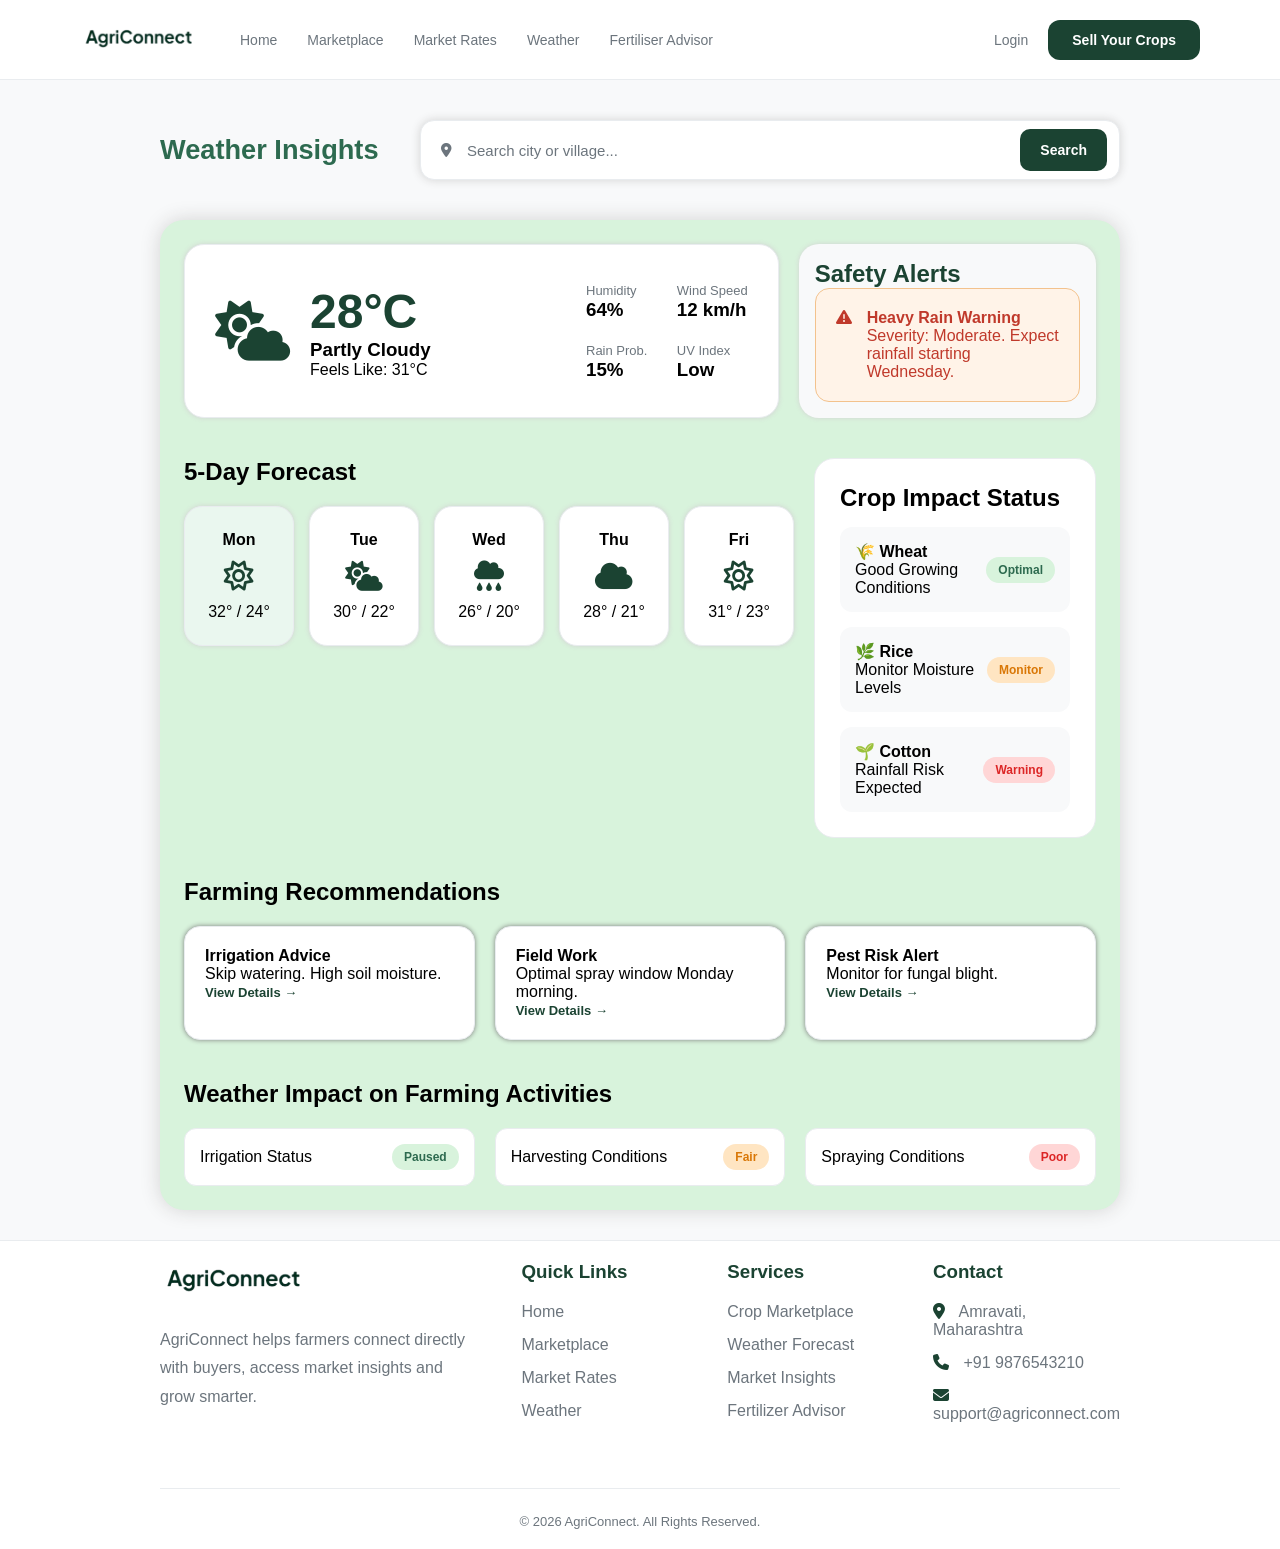
<file: weather.html>
<!DOCTYPE html>
<html lang="en">
<head>
    <meta charset="UTF-8">
    <meta name="viewport" content="width=device-width, initial-scale=1.0">
    <title>Weather Insights</title>
    <link rel="stylesheet" href="https://cdnjs.cloudflare.com/ajax/libs/font-awesome/6.7.2/css/all.min.css">
    <link rel="stylesheet" href="css/weather.css">
</head>
<body>
    <div class="parent">
        <!-- Navigation bar -->
        <div class="nav">
            <div class="navleft">
                <div class="logo">
                    <img src="images/logo.png" alt="logo">
                </div>
                <div class="navlinks">
                    <ul>
                        <li><a href="index.html">Home</a></li>
                        <li><a href="marketplace.html">Marketplace</a></li>
                        <li><a href="marketRates.html">Market Rates</a></li>
                        <li><a href="weather.html">Weather</a></li>
                        <li><a href="fertilizer.html">Fertiliser Advisor</a></li>
                    </ul>
                </div>
            </div>
            <div class="navright">
                <a href="#">Login</a>
                <button>Sell Your Crops</button>
            </div>
        </div>

        <!-- weather insights and search bar strip -->
        <div class="weatherSearchSection">
            <h3>Weather Insights</h3>

            <div class="weatherSearch">
                <i class="fa-solid fa-location-dot"></i>
                <input type="search" name="searchCity" id="searchCity" placeholder="Search city or village...">
                <span class="currentLocation" id="cityName"></span>
                <button id="searchBtn">Search</button>
            </div>
        </div>
        <!-- main ssection  -->
         <section class="weatherDashboard">

            <!-- Row 1 -->
            <div class="topSection">

                <div class="currentWeather">
                    <div class="weatherLeft">
                        <i class="fa-solid fa-cloud-sun"></i>

                        <div>
                            <h1 id="location"></h1>
                            <input
                                type="text"
                                id="locationInput"
                                style="display:none;"
                            >
                            <h1 id="temperature">28°C</h1>
                            <h3 id="condition">Partly Cloudy</h3>
                            <p id="feelsLike">Feels Like: 31°C</p>

                        </div>
                    </div>

                    <div class="weatherStats">
                        <div>
                            <span>Humidity</span>
                            <h3 id="humidity">64%</h3>
                        </div>

                        <div>
                            <span>Wind Speed</span>
                            <h3 id="windSpeed">12 km/h</h3>
                        </div>

                        <div>
                            <span>Rain Prob.</span>
                            <h3>15%</h3>
                        </div>

                        <div>
                            <span>UV Index</span>
                            <h3>Low</h3>
                        </div>
                    </div>
                </div>

                <div class="alertCard">
                    <h2>Safety Alerts</h2>

                    <div class="alertBox">
                        <i class="fa-solid fa-triangle-exclamation"></i>

                        <div>
                            <h4>Heavy Rain Warning</h4>
                            <p>
                                Severity: Moderate. Expect rainfall
                                starting Wednesday.
                            </p>
                        </div>
                    </div>
                </div>

            </div>

            <!-- Row 2 -->

            <div class="middleSection">

                <div class="forecastSection">

                    <h2>5-Day Forecast</h2>

                    <div class="forecastCards">

                        <div class="forecastCard active">
                            <h4>Mon</h4>
                            <i class="fa-regular fa-sun"></i>
                            <p>32° / 24°</p>
                        </div>

                        <div class="forecastCard">
                            <h4>Tue</h4>
                            <i class="fa-solid fa-cloud-sun"></i>
                            <p>30° / 22°</p>
                        </div>

                        <div class="forecastCard">
                            <h4>Wed</h4>
                            <i class="fa-solid fa-cloud-rain"></i>
                            <p>26° / 20°</p>
                        </div>

                        <div class="forecastCard">
                            <h4>Thu</h4>
                            <i class="fa-solid fa-cloud"></i>
                            <p>28° / 21°</p>
                        </div>

                        <div class="forecastCard">
                            <h4>Fri</h4>
                            <i class="fa-regular fa-sun"></i>
                            <p>31° / 23°</p>
                        </div>

                    </div>

                </div>

                <div class="cropImpact">

                    <h2>Crop Impact Status</h2>

                    <div class="cropCard">
                        <div>
                            <h4>🌾 Wheat</h4>
                            <p>Good Growing Conditions</p>
                        </div>

                        <span class="good">Optimal</span>
                    </div>

                    <div class="cropCard">
                        <div>
                            <h4>🌿 Rice</h4>
                            <p>Monitor Moisture Levels</p>
                        </div>

                        <span class="warning">Monitor</span>
                    </div>

                    <div class="cropCard">
                        <div>
                            <h4>🌱 Cotton</h4>
                            <p>Rainfall Risk Expected</p>
                        </div>

                        <span class="danger">Warning</span>
                    </div>

                </div>

            </div>

            <!-- Row 3 -->

            <div class="recommendations">

                <h2>Farming Recommendations</h2>

                <div class="recommendationGrid">

                    <div class="recommendationCard">
                        <h4>Irrigation Advice</h4>
                        <p>Skip watering. High soil moisture.</p>
                        <a href="#">View Details →</a>
                    </div>

                    <div class="recommendationCard">
                        <h4>Field Work</h4>
                        <p>Optimal spray window Monday morning.</p>
                        <a href="#">View Details →</a>
                    </div>

                    <div class="recommendationCard">
                        <h4>Pest Risk Alert</h4>
                        <p>Monitor for fungal blight.</p>
                        <a href="#">View Details →</a>
                    </div>

                </div>

            </div>

            <!-- Row 4 -->

            <div class="activitySection">

                <h2>Weather Impact on Farming Activities</h2>

                <div class="activityGrid">

                    <div class="activityCard">
                        <span>Irrigation Status</span>
                        <button class="green">Paused</button>
                    </div>

                    <div class="activityCard">
                        <span>Harvesting Conditions</span>
                        <button class="orange">Fair</button>
                    </div>

                    <div class="activityCard">
                        <span>Spraying Conditions</span>
                        <button class="red">Poor</button>
                    </div>

                </div>

            </div>

        </section>
        <!-- footer section -->
            <footer class="footer">

                <div class="footerGrid">

                    <div class="footerCol">

                        <div class="footerLogo">
                            <img src="images/logo.png" alt="AgriConnect">
                        </div>

                        <p>
                            AgriConnect helps farmers connect directly with buyers,
                            access market insights and grow smarter.
                        </p>

                    </div>

                    <div class="footerCol">

                        <h3>Quick Links</h3>

                        <ul>
                            <li><a href="index.html">Home</a></li>
                            <li><a href="marketplace.html">Marketplace</a></li>
                            <li><a href="marketRates.html">Market Rates</a></li>
                            <li><a href="weather.html">Weather</a></li>
                        </ul>

                    </div>

                    <div class="footerCol">

                        <h3>Services</h3>

                        <ul>
                            <li><a href="marketplace.html">Crop Marketplace</a></li>
                            <li><a href="weather.html">Weather Forecast</a></li>
                            <li><a href="marketRates.html">Market Insights</a></li>
                            <li><a href="fertilizer.html">Fertilizer Advisor</a></li>
                        </ul>

                    </div>

                    <div class="footerCol">

                        <h3>Contact</h3>

                        <ul>
                            <li><i class="fa-solid fa-location-dot"></i> Amravati, Maharashtra</li>
                            <li><i class="fa-solid fa-phone"></i> +91 9876543210</li>
                            <li><i class="fa-solid fa-envelope"></i> support@agriconnect.com</li>
                        </ul>

                    </div>

                </div>

                <div class="footerBottom">
                    <p>© 2026 AgriConnect. All Rights Reserved.</p>
                </div>

            </footer>
        
    </div>
    <script src="js/weather.js"></script>
</body>
</html>
</file>
<file: css/style.css>
*{
    margin:0;
    padding:0;
    box-sizing:border-box;
}

:root{
    --primary:#1B4332;
    --secondary:#2D6A4F;
    --tertiary:#D8F3DC;
    --neutral:#F8F9FA;
    --text-dark:#212529;
    --text-light:#6C757D;
    --border:#E9ECEF;
    --radius:12px;
    --transition:0.3s ease;
}

body{
    font-family:"Plus Jakarta Sans",sans-serif;
    background-color:var(--neutral);
}

/* Nav Bar Css */

.nav{
    height:80px;
    padding:0 80px;
    display:flex;
    justify-content:space-between;
    align-items:center;
    background-color:white;
    border-bottom:1px solid var(--border);
}

.navleft{
    display:flex;
    align-items:center;
    gap:40px;
}

.logo{
    display:flex;
    align-items:center;
}

.logo img{
    width:120px;
    height:auto;
    display:block;
}

.navlinks ul{
    display:flex;
    align-items:center;
    gap:30px;
    list-style:none;
}

.navlinks a{
    text-decoration:none;
    color:var(--text-light);
    font-size:14px;
    font-weight:500;
    position:relative;
    transition:var(--transition);
}

.navlinks a:hover{
    color:var(--primary);
}

.navlinks a::after{
    content:"";
    position:absolute;
    left:0;
    bottom:-6px;
    width:0;
    height:2px;
    background-color:var(--primary);
    transition:var(--transition);
}

.navlinks a:hover::after{
    width:100%;
}

.navright{
    display:flex;
    align-items:center;
    gap:20px;
}

.navright a{
    text-decoration:none;
    color:var(--text-light);
    font-size:14px;
    font-weight:500;
}

.navright button{
    padding:12px 24px;
    border:none;
    border-radius:var(--radius);
    background-color:var(--primary);
    color:white;
    font-size:14px;
    font-weight:600;
    cursor:pointer;
    transition:var(--transition);
}

.navright button:hover{
    background-color:var(--secondary);
}

/* Hero section css */

.hero{
    width:100%;
    height: 90vh;
    background-image: url("../images/herobg.png");
    margin:0px ;
    overflow:hidden;
    box-shadow:0 10px 30px rgba(0,0,0,0.08);
}

.topBanner{
    height:40px;
    background-color:var(--primary);
    color:white;
    display:flex;
    justify-content:center;
    align-items:center;
    font-size:13px;
    font-weight:500;
}

.heroContent{
    padding:80px 40px 60px;
    display:flex;
    flex-direction:column;
    align-items:center;
    text-align:center;
}

.trustBadge{
    display:flex;
    align-items:center;
    gap:8px;
    margin-bottom:25px;

    color:var(--primary);
    font-weight:600;
    font-size:14px;
}

.trustBadge i{
    color:var(--secondary);
}

.heroContent h1{
    max-width:700px;
    font-size:4rem;
    line-height:1.15;
    color:var(--text-dark);
    margin-bottom:20px;
}

.heroContent h1 span{
    color:var(--secondary);
}

.heroContent p{
    max-width:650px;
    font-size:18px;
    line-height:1.8;
    color:var(--text-light);
    margin-bottom:35px;
}

.heroBtn{
    padding:14px 34px;
    border:none;
    border-radius:30px;
    background-color:var(--secondary);
    color:white;
    font-size:15px;
    font-weight:600;
    cursor:pointer;
    transition:var(--transition);
}
.heroBtn:hover{
    transform: scale(1.05);
    transition: var(--transition);
    background-color: var(--tertiary);
}
.heroBtn:hover{
    background-color:var(--secondary);
}

.heroImage{
    width:100%;
    height:90vh;
}

.heroImage img{
    width:100%;
    height:100%;
    object-fit:cover;
    display:block;
}
/* button floating effect */
.heroBtn{
    padding:16px 36px;
    border:none;
    border-radius:50px;
    background-color:var(--primary);
    color:white;
    font-size:16px;
    font-weight:600;
    cursor:pointer;
    transition:all 0.3s ease;

    animation:heroFloat 3s ease-in-out infinite;
    box-shadow:0 10px 20px rgba(27,67,50,0.15);
}

.heroBtn:hover{
    background-color:var(--secondary);
    transform:translateY(-4px);
    box-shadow:0 15px 30px rgba(27,67,50,0.25);
}

@keyframes heroFloat{
    0%{
        transform:translateY(0);
        box-shadow:0 10px 20px rgba(27,67,50,0.15);
    }

    50%{
        transform:translateY(-4px);
        box-shadow:0 20px 30px rgba(27,67,50,0.25);
    }

    100%{
        transform:translateY(0);
        box-shadow:0 10px 20px rgba(27,67,50,0.15);
    }
}
/* Cards section  */
.cards{
    padding: 2rem 250px;
    display: grid;
    grid-template-columns: repeat(4,1fr);
    gap: 1.5rem;
}

.card{
    background-color: white;
    padding: 1.5rem;
    border-radius: 1rem;
    display: flex;
    align-items: center;
    gap: 1rem;
    box-shadow: 0 5px 15px rgba(0,0,0,0.08);
    transition: var(--transition);

}
.card:hover{
    transform: translateY(-5px);
}

.cardlogo{
    width: 60px;
    height: 60px;
    border-radius: 50%;
    display: flex;
    justify-content: center;
    align-items: center;
    color: var(--primary);
    font-size: 1.4rem;

}

.cardinfo h2{
    color: var(--text-dark);
    font-size: 2rem;
    margin-bottom: 0.3rem;

}
.cardinfo p{
    color: var(--text-light);
    font-size: 0.8rem;
    font-weight: 600;
    letter-spacing: 1px;

}


/* how this work section css*/
.howItWorks{
    padding: 100px 250px;
}

.sectionHeading{
    text-align: center;
    margin-bottom: 60px;
}

.sectionHeading h2{
    font-size: 3rem;
    color: var(--primary);
    margin-bottom: 15px;
}

.sectionHeading p{
    font-size: 1rem;
    color: var(--text-light);
}

.steps{
    display: grid;
    grid-template-columns: repeat(4,1fr);
    gap: 30px;
}

.step{
    text-align: center;
}

.stepIcon{
    width: 60px;
    height: 60px;
    margin: 0 auto 30px;
    background-color: var(--primary);
    border-radius: 20px;
    display: flex;
    justify-content: center;
    align-items: center;
    color: white;
    font-size: 1.2rem;
    position: relative;

}
.stepNumber{
    width: 28px;
    height: 28px;
    position: absolute;
    top: -10px;
    right: -10px;
    background-color: var(--secondary);
    border-radius: 50%;
    display: flex;
    justify-content: center;
    align-items: center;
    color: white;
    font-size: 12px;
    font-weight: 600;
}
.stepInfo h3{
    color: var(--primary);
    font-size: 1.5rem;
    margin-bottom: 13px;
}
.stepInfo p{
    color: var(--text-light);
    font-size: 0.8rem;
    line-height: 1.5;
}
.steps{
    position: relative;
}
.steps::before{
    content: "";
    position: absolute;
    top: 40px;
    left: 12%;
    width: 76%;
    height: 2px;
    background-color: #cfd8d3;
    z-index: -1;
}
/* FEATURES SECTION */

.featuresSection{
    padding:80px 250px;
    background-color:#fafcfa;
}

.featureHeading{
    text-align:center;
    margin-bottom:50px;
}

.featureHeading h2{
    font-size:2.5rem;
    color:var(--primary);
    margin-bottom:10px;
    font-weight:700;
}

.featureHeading p{
    color:var(--text-light);
    font-size:1rem;
}

.featureGrid{
    display:grid;
    grid-template-columns:repeat(3,1fr);
    gap:20px;
}

/* FEATURE CARDS */

.featureCard{
    position:relative;
    background:white;
    padding:25px;
    border-radius:18px;
    border:1px solid rgba(27,67,50,0.08);
    overflow:hidden;
    transition:var(--transition);
    box-shadow: 0px 0px 10px lightgrey;
}

.featureCard::before{
    content:"";
    position:absolute;
    top:0;
    left:0;
    width:100%;
    height:3px;
    background:linear-gradient(
        90deg,
        var(--primary),
        var(--secondary)
    );
    transform:scaleX(0);
    transform-origin:left;
    transition:var(--transition);
}

.featureCard:hover{
    transform:translateY(-5px);
    box-shadow:0 12px 25px rgba(27,67,50,0.08);
}

.featureCard:hover::before{
    transform:scaleX(1);
}

.featureIcon{
    width:50px;
    height:50px;
    border-radius:12px;
    background:var(--tertiary);

    display:flex;
    justify-content:center;
    align-items:center;

    color:var(--primary);
    font-size:1.1rem;

    margin-bottom:18px;
}

.featureCard h3{
    color:var(--primary);
    font-size:1.4rem;
    font-weight:600;
    margin-bottom:10px;
}

.featureCard p{
    color:var(--text-light);
    line-height:1.6;
    font-size:0.95rem;
    margin-bottom:12px;
}

.featureCard a{
    text-decoration:none;
    color:var(--secondary);
    font-size:0.9rem;
    font-weight:600;
    display:inline-flex;
    align-items:center;
    gap:6px;
}

.featureCard a:hover{
    color:var(--primary);
}

/* STATS SECTION */

.cards{
    display:grid;
    grid-template-columns:repeat(4,1fr);
    gap:18px;
    margin-top:60px;
}

.card{
    background:white;
    padding:20px;
    border-radius:16px;
    border:1px solid rgba(27,67,50,0.08);
    transition:var(--transition);
}

.card:hover{
    transform:translateY(-4px);
    box-shadow:0 10px 20px rgba(27,67,50,0.08);
}

.cardlogo{
    width:48px;
    height:48px;
    border-radius:12px;
    background:var(--tertiary);

    display:flex;
    justify-content:center;
    align-items:center;

    color:var(--primary);
    font-size:1rem;

    margin-bottom:12px;
}

.cardinfo h2{
    color:var(--primary);
    font-size:1.8rem;
    font-weight:700;
    margin-bottom:4px;
}

.cardinfo p{
    color:var(--text-light);
    font-size:0.8rem;
    font-weight:500;
    letter-spacing:0.5px;
}
/* Crops section css */
.cropsMarketplace{
    padding:80px 250px;
    padding-top: 0px;
}

.strip{
    display:flex;
    justify-content:space-between;
    align-items:center;
    margin-bottom:50px;
    padding: 0px 250px ;
}

.left h2{
    font-size:2rem;
    color:var(--primary);
    margin-bottom:10px;
}

.left p{
    color:var(--text-light);
    font-size:0.9rem;
}

.right button{
    display:flex;
    align-items:center;
    gap:10px;
}

.cropcards{
    display:grid;
    grid-template-columns:repeat(3,1fr);
    gap:30px;
}

.cropcard{
    background-color:white;
    border-radius:25px;   
    overflow:hidden;
    box-shadow:0 10px 25px rgba(0,0,0,0.08);
    transition:var(--transition);
}

.cropcard:hover{
    transform:translateY(-8px);
}

.cropImage{
    position:relative;
}

.cropImage img{
    width:100%;
    height:200px;
    object-fit:cover;
    display:block;
}

.cropType{
    position:absolute;
    top:15px;
    left:15px;
    background-color:var(--primary);
    color:white;
    padding:8px 14px;
    border-radius:20px;
    font-size:12px;
    font-weight:600;
}

.cropLocation{
    position:absolute;
    top:15px;
    right:15px;
    background-color:white;
    padding:8px 14px;
    border-radius:20px;
    display:flex;
    align-items:center;
    gap:8px;
    font-size:12px;
    font-weight:600;
    color:var(--text-dark);
}

.cropInfo{
    padding:25px;
}

.cropHeader{
    display:flex;
    justify-content:space-between;
    align-items:flex-start;
}

.cropTitle h3{
    color:var(--text-dark);
    font-size:1.5rem;
    margin-bottom:8px;
}

.cropTitle p{
    color:var(--secondary);
    font-size:14px;
}

.cropPrice{
    text-align:right;
}

.cropPrice h3{
    color:var(--primary);
    font-size:1.8rem;
}

.cropPrice p{
color:var(--text-light);
font-size:13px;
}

.sellerInfo{
    margin:0 25px;
    padding:20px 0;
    border-top:1px solid var(--border);
    display:flex;
    align-items:center;
    gap:15px;
}

.sellerImage img{
    width:50px;
    height:50px;
    border-radius:50%;
    object-fit:cover;
}

.sellerDetails h4{
    font-size:15px;
    color:var(--text-dark);
    margin-bottom:4px;
}

.sellerDetails p{
    font-size:13px;
    color:#f39c12;
}

.cropActions{
    padding:0 25px 25px;
    display:flex;
    gap:10px;
}

.detailsBtn{
    flex:1;
    padding:14px;
    border:none;
    border-radius:12px;
    background-color:var(--primary);
    color:white;
    font-weight:600;
    cursor:pointer;
}
.viewallBtn{
    border: none ;
    padding: 1rem;
    background-color: var(--neutral);
    cursor: pointer;
    font-size: 1rem;
    color: var(--secondary);
}
.chatBtn{
    width:55px;
    border:1px solid var(--border);
    border-radius:12px;
    background-color:white;
    color:var(--primary);
    cursor:pointer;
}
/* market insites and wheather forcast */
.insightsWeather{
    margin:80px 0px;
    display:grid;
    grid-template-columns:1fr 1fr;
    gap:30px;
}
.marketCard{
    background-color: white;
}

.marketInsights{
    background:white;
    border-radius:25px;
    padding:35px;
    box-shadow:0 10px 25px rgba(0,0,0,0.06);
}

.insightHeader{
    display:flex ;
    justify-content:space-between;
    align-items:flex-start;
    margin-bottom:30px;
}

.insightHeader h2{
    color:var(--primary);
    margin-bottom:8px;
}

.insightHeader p{
    color:var(--text-light);
    font-size:14px;
}

.insightHeader a{
    text-decoration:none;
    color:var(--primary);
    font-weight:600;
}

.marketCard{
    display:flex;
    flex-direction:column;
    gap:15px;
}

.marketItem{
    padding:20px;
    background-color: #cfd8d3;
    border-radius:15px;
    display:flex;
    justify-content:space-between;
    align-items:center;
}
.container{
    display: flex;
    flex-direction: column;
    background-color: grey;
}
.marketLeft{
    display:flex;
    align-items:center;
    gap:15px;
}

.marketIcon{
    width:50px;
    height:50px;
    border-radius:12px;
    background:white;
    display:flex;
    justify-content:center;
    align-items:center;
    color:var(--primary);
}

.marketRight{
    text-align:right;
}

.marketRight h4{
    color:var(--primary);
    margin-bottom:5px;
}

.profit{
    color:#16a34a;
}

.loss{
    color:#dc2626;
}

.weatherCardLarge{
    background:linear-gradient(135deg,#003d24,#014d2d);
    border-radius:25px;
    padding:35px;
    color:white;
}

.weatherTop{
    display:flex;
    justify-content:space-between;
    align-items:center;
    margin-bottom:50px;
}

.locationTag{
    background:rgba(255,255,255,0.15);
    padding:10px 15px;
    border-radius:10px;
    border: none;
    color: white;
    cursor: pointer;
    display:flex;
    align-items:center;
    gap:8px;
}

.weatherMain{
    text-align:center;
    margin-bottom:40px;
}

.weatherMain h1{
    font-size:7rem;
    line-height:1;
}

.weatherMain h3{
    font-size:2rem;
    font-weight:500;
}

.weatherStats{
    display:grid;
    grid-template-columns:repeat(4,1fr);
    gap:15px;
}

.weatherStat{
    background:rgba(255,255,255,0.08);
    border:1px solid rgba(255,255,255,0.1);
    border-radius:15px;
    padding:20px;
    text-align:center;
}

.weatherStat p{
    font-size:12px;
    margin-bottom:10px;
    opacity:0.8;
}

.weatherStat h4{
    font-size:1.3rem;
}


/* fertilizer section css */
.fertilizerSection{
    padding:50px 50px;
    background-color:#e8f5ee;
    background:
    linear-gradient(
        rgba(255,255,255,0.78),
        rgba(216,243,220,0.85)
    ),
    url(../images/fertilizerBack.png);
    object-fit: contain;
    border-radius:30px;
    display:grid;
    grid-template-columns:1fr 1fr;
    gap:40px;
    margin: 0px 250px;
}

.fertilizerLeft{
    padding:20px;
}

.fertilizerTag{
    width:fit-content;
    padding:10px 18px;
    background-color:white;
    border-radius:20px;
    color:var(--primary);
    font-size:12px;
    font-weight:600;
    margin-bottom:25px;
}

.fertilizerLeft h2{
    font-size:3rem;
    color:var(--primary);
    margin-bottom:25px;
}

.fertilizerLeft p{
    color:var(--text-light);
    line-height:1.8;
    margin-bottom:30px;
}

.fertilizerInputs{
    display:flex;
    gap:20px;
    margin-bottom:30px;
}

.inputGroup{
    flex:1;
}

.inputGroup label{
    display:block;
    margin-bottom:10px;
    font-size:14px;
    font-weight:600;
}

.inputGroup select{
    width:100%;
    padding:14px;
    border:1px solid var(--border);
    border-radius:12px;
    background:white;
}

.recommendBtn{
    width:100%;
    padding:18px;
    border:none;
    border-radius:12px;
    background-color:var(--primary);
    color:white;
    font-size:16px;
    font-weight:600;
    cursor:pointer;
}

.fertilizerRight{
    background:white;
    border-radius:30px;
    padding:35px;
    box-shadow:0 10px 25px rgba(0,0,0,0.08);
}

.solutionTag{
    font-size:12px;
    letter-spacing:2px;
    color:var(--primary);
    margin-bottom:25px;
}

.npkSection{
    display:flex;
    align-items:center;
    gap:20px;
    margin-bottom:30px;
}

.npkBadge{
    width:80px;
    height:80px;
    background-color:var(--primary);
    color:white;
    border-radius:20px;
    display:flex;
    justify-content:center;
    align-items:center;
    font-size:1.5rem;
    font-weight:600;
}

.npkSection h3{
    font-size:2rem;
    color:var(--text-dark);
}

.npkSection p{
    color:var(--text-light);
}

.recommendationStats{
    padding:25px 0;
    border-top:1px solid var(--border);
    border-bottom:1px solid var(--border);
    display:flex;
    justify-content:space-between;
}

.recommendationItem p{
    font-size:12px;
    color:var(--text-light);
    margin-bottom:8px;
}

.recommendationItem h4{
    color:var(--primary);
}

.benefits{
    padding-top:25px;
}

.benefits p{
    margin-bottom:15px;
    color:var(--text-dark);
}


/* cta css */
.ctaSection{
    margin:80px 250px;
    padding:80px 40px;
    background-color:var(--primary);
    border-radius:30px;
    text-align:center;
}

.ctaSection h2{
    color:white;
    font-size:3rem;
    margin-bottom:20px;
}

.ctaSection p{
    color:rgba(255,255,255,0.8);
    max-width:700px;
    margin:0 auto 35px;
    line-height:1.8;
}

.ctaButtons{
    display:flex;
    justify-content:center;
    gap:20px;
}

.ctaButtons .secondaryBtn{
    background-color:white;
}
/* cta buttons */
.ctaButtons{
    display:flex;
    justify-content:center;
    align-items:center;
    gap:20px;
    margin-top:40px;
}

.ctaButtons .primaryBtn{
    padding:16px 32px;
    border:none;
    border-radius:50px;
    background-color:white;
    color:var(--primary);
    font-size:15px;
    font-weight:600;
    cursor:pointer;
    transition:all 0.3s ease;
}

.ctaButtons .primaryBtn:hover{
    transform:translateY(-3px);
    box-shadow:0 10px 20px rgba(255,255,255,0.2);
    background-color:#f8f8f8;
}

.ctaButtons .secondaryBtn{
    padding:16px 32px;
    border:2px solid rgba(255,255,255,0.8);
    border-radius:50px;
    background-color:transparent;
    color:white;
    font-size:15px;
    font-weight:600;
    cursor:pointer;
    transition:all 0.3s ease;
}

.ctaButtons .secondaryBtn:hover{
    background-color:white;
    color:var(--primary);
    transform:translateY(-3px);
    box-shadow:0 10px 20px rgba(255,255,255,0.2);
}
.ctaButtons .primaryBtn:hover,
.ctaButtons .secondaryBtn:hover{
    transform:translateY(-4px) scale(1.03);
}
/* footer section */

.footer{
    padding:20px 160px;
    background-color:white;
    border-top:1px solid var(--border);
}

.footerGrid{
    display:grid;
    grid-template-columns:2fr 1fr 1fr 1fr;
    gap:50px;
}

.footerLogo img{
    width:150px;
    margin-bottom:20px;
}

.footerCol p{
    color:var(--text-light);
    line-height:1.8;
}

.footerCol h3{
    color:var(--primary);
    margin-bottom:20px;
}

.footerCol ul{
    list-style:none;
}

.footerCol li{
    margin-bottom:15px;
    color:var(--text-light);
}

.footerCol a{
    text-decoration:none;
    color:var(--text-light);
    transition:var(--transition);
}

.footerCol a:hover{
    color:var(--primary);
}

.footerCol li i{
    color:var(--primary);
    margin-right:10px;
}

.footerBottom{
    margin-top:50px;
    padding-top:25px;
    border-top:1px solid var(--border);
    text-align:center;
}

.footerBottom p{
    color:var(--text-light);
    font-size: small;
}
</file>
<file: css/grain.css>
*{
    margin:0;
    padding:0;
    box-sizing:border-box;
}

:root{
    --primary:#1B4332;
    --secondary:#2D6A4F;
    --tertiary:#D8F3DC;
    --neutral:#F8F9FA;
    --text-dark:#212529;
    --text-light:#6C757D;
    --border:#E9ECEF;
    --radius:12px;
    --transition:0.3s ease;
}

body{
    font-family:"Plus Jakarta Sans",sans-serif;
    background-color:var(--neutral);
}

/* Navbar */

.nav{
    height:80px;
    padding:0 80px;
    display:flex;
    justify-content:space-between;
    align-items:center;
    background-color:white;
    border-bottom:1px solid var(--border);
}

.navleft{
    display:flex;
    align-items:center;
    gap:40px;
}

.logo img{
    width:120px;
    display:block;
}

.navlinks ul{
    display:flex;
    align-items:center;
    gap:30px;
    list-style:none;
}

.navlinks a{
    text-decoration:none;
    color:var(--text-light);
    font-size:14px;
    font-weight:500;
    position:relative;
    transition:var(--transition);
}

.navlinks a:hover{
    color:var(--primary);
}

.navlinks a::after{
    content:"";
    position:absolute;
    left:0;
    bottom:-6px;
    width:0;
    height:2px;
    background-color:var(--primary);
    transition:var(--transition);
}

.navlinks a:hover::after{
    width:100%;
}

.navright{
    display:flex;
    align-items:center;
    gap:20px;
}

.navright a{
    text-decoration:none;
    color:var(--text-light);
    font-size:14px;
    font-weight:500;
}

.navright button{
    padding:12px 24px;
    border:none;
    border-radius:var(--radius);
    background-color:var(--primary);
    color:white;
    font-size:14px;
    font-weight:600;
    cursor:pointer;
    transition:var(--transition);
}

.navright button:hover{
    background-color:var(--secondary);
}

/* Page Hero */

.pageHero{
    padding:60px 120px 20px;
}

.pageHero h1{
    font-size:3.5rem;
    color:var(--text-dark);
    margin-bottom:15px;
}

.pageHero p{
    max-width:700px;
    color:var(--text-light);
    font-size:16px;
    line-height:1.8;
}
/* Search Section */

.search{
    display:flex;
    align-items:center;
    gap:20px;
    padding:0 160px;
    margin:30px 0;
}

.searchbar{
    flex:1;
    height:60px;
    background-color:white;
    border:1px solid var(--border);
    border-radius:var(--radius);
    display:flex;
    align-items:center;
    gap:15px;
    padding:0 20px;
}

.searchbar i{
    color:var(--text-light);
}

.searchbar input{
    width:100%;
    border:none;
    outline:none;
    background:transparent;
    font-size:15px;
    color:var(--text-dark);
}

.searchbar input::placeholder{
    color:var(--text-light);
}

.filter{
    height:60px;
    padding:0 24px;
    border:1px solid var(--border);
    border-radius:var(--radius);
    background-color:white;
    color:var(--text-dark);
    display:flex;
    align-items:center;
    gap:10px;
    cursor:pointer;
    transition:var(--transition);
}

.filter:hover{
    border-color:var(--primary);
}

.sort{
    height:60px;
    min-width:190px;
    padding:0 20px;
    border:1px solid var(--border);
    border-radius:var(--radius);
    background-color:white;
    color:var(--text-dark);
    cursor:pointer;
    outline:none;
}

/* Quick Filters */

.quickfilters{
    padding:0 160px;
    margin-bottom:50px;
}

.quickfilters ul{
    display:flex;
    gap:12px;
    list-style:none;
    flex-wrap:wrap;
}

.quickfilters a{
    display:inline-block;
    padding:10px 18px;
    border:1px solid var(--border);
    border-radius:25px;
    background-color:white;
    color:var(--text-light);
    text-decoration:none;
    font-size:14px;
    font-weight:500;
    transition:var(--transition);
}

.quickfilters a:hover{
    background-color:var(--primary);
    color:white;
    border-color:var(--primary);
}

.quickfilters .active{
    background-color:var(--primary);
    color:white;
    border-color:var(--primary);
}
/* Listings Section */

.grainsMarketplace{
    padding:0 160px;
}

.sectionHeader{
    display:flex;
    justify-content:space-between;
    align-items:flex-end;
    margin-bottom:30px;
}

.sectionTitle h2{
    font-size:2rem;
    color:var(--text-dark);
    margin-bottom:8px;
}

.sectionTitle p{
    color:var(--text-light);
    font-size:14px;
}

.listingCount{
    color:var(--secondary);
    font-size:14px;
    font-weight:600;
}

/* Products Grid */

.productsGrid{
    display:grid;
    grid-template-columns:repeat(5,1fr);
    gap:20px;
}

/* Product Card */

.productCard{
    background-color:white;
    border:1px solid var(--border);
    border-radius:16px;
    overflow:hidden;
    transition:var(--transition);
}

.productCard:hover{
    transform:translateY(-4px);
    box-shadow:0 8px 20px rgba(0,0,0,0.08);
}

.productImage{
    position:relative;
}

.productImage img{
    width:100%;
    height:150px;
    object-fit:cover;
    display:block;
}

.productTag{
    position:absolute;
    left:10px;
    bottom:10px;
    background-color:var(--tertiary);
    color:var(--secondary);
    padding:4px 8px;
    border-radius:6px;
    font-size:10px;
    font-weight:600;
}

.wishlistBtn{
    position:absolute;
    top:10px;
    right:10px;
    width:34px;
    height:34px;
    border:none;
    border-radius:50%;
    background-color:white;
    display:flex;
    justify-content:center;
    align-items:center;
    cursor:pointer;
}

.productContent{
    padding:14px;
}

.productLocation{
    display:flex;
    align-items:center;
    gap:5px;
    font-size:11px;
    color:var(--text-light);
    margin-bottom:8px;
}

.productContent h3{
    font-size:1rem;
    font-weight:600;
    color:var(--text-dark);
    margin-bottom:10px;
}

.productPrice{
    margin-bottom:8px;
}

.price{
    font-size:1.4rem;
    font-weight:700;
    color:var(--primary);
}

.unit{
    font-size:12px;
    color:var(--text-light);
}

.availability{
    font-size:13px;
    color:var(--text-light);
    margin-bottom:12px;
}

.sellerRow{
    display:flex;
    justify-content:space-between;
    align-items:center;
    padding-top:12px;
    margin-bottom:12px;
    border-top:1px solid var(--border);
}

.sellerInfo{
    display:flex;
    align-items:center;
    gap:8px;
}

.sellerAvatar{
    width:26px;
    height:26px;
    border-radius:50%;
    background-color:var(--tertiary);
    color:var(--primary);
    display:flex;
    justify-content:center;
    align-items:center;
    font-size:11px;
    font-weight:600;
}

.sellerDetails h4{
    font-size:12px;
    color:var(--text-dark);
    margin-bottom:2px;
}

.sellerDetails p{
    font-size:10px;
    color:#f39c12;
}

.sellerRow i{
    color:var(--secondary);
    font-size:14px;
}

.contactBtn{
    width:100%;
    height:42px;
    border:none;
    border-radius:10px;
    background-color:var(--primary);
    color:white;
    font-size:13px;
    font-weight:600;
    cursor:pointer;
    transition:var(--transition);
}

.contactBtn:hover{
    background-color:var(--secondary);
}

/* Pagination */

.pagination{
    display:flex;
    justify-content:center;
    align-items:center;
    gap:10px;
    margin-top:50px;
}

.pageBtn{
    width:42px;
    height:42px;
    border:1px solid var(--border);
    border-radius:10px;
    background-color:white;
    color:var(--text-dark);
    cursor:pointer;
    transition:var(--transition);
}

.pageBtn:hover{
    background-color:var(--tertiary);
}

.activePage{
    background-color:var(--primary);
    color:white;
    border-color:var(--primary);
}
/* Market Insights */

.marketInsights{
    padding:80px 120px;
}

.insightHeader{
    text-align:center;
    margin-bottom:40px;
}

.insightHeader h2{
    font-size:2rem;
    color:var(--text-dark);
    margin-bottom:10px;
}

.insightHeader p{
    color:var(--text-light);
    font-size:15px;
}

.insightCards{
    display:grid;
    grid-template-columns:repeat(4,1fr);
    gap:25px;
}

.insightCard{
    background-color:white;
    border:1px solid var(--border);
    border-radius:18px;
    padding:30px;
    text-align:center;
    transition:var(--transition);
}

.insightCard:hover{
    transform:translateY(-4px);
    box-shadow:0 8px 20px rgba(0,0,0,0.08);
}

.insightIcon{
    width:60px;
    height:60px;
    margin:0 auto 20px;
    border-radius:50%;
    color:var(--primary);
    display:flex;
    justify-content:center;
    align-items:center;
    font-size:1.4rem;
}

.insightCard h3{
    font-size:1.8rem;
    color:var(--primary);
    margin-bottom:8px;
}

.insightCard p{
    color:var(--text-light);
    font-size:14px;
}

/* CTA Section */

.ctaSection{
    margin:0 120px 80px;
    padding:80px 40px;
    border-radius:30px;
    background-color:var(--primary);
    position:relative;
    overflow:hidden;
}

.ctaSection::before{
    content:"";
    position:absolute;
    inset:0;
    background-image:
    radial-gradient(rgba(255,255,255,0.12) 1px,transparent 1px);
    background-size:20px 20px;
}

.ctaContent{
    position:relative;
    z-index:1;
    text-align:center;
}

.ctaContent h2{
    font-size:3rem;
    color:white;
    margin-bottom:20px;
}

.ctaContent p{
    max-width:700px;
    margin:0 auto 35px;
    color:rgba(255,255,255,0.85);
    line-height:1.8;
}

.ctaButtons{
    display:flex;
    justify-content:center;
    gap:20px;
}

.farmerBtn{
    padding:16px 35px;
    border:none;
    border-radius:30px;
    background-color:white;
    color:var(--primary);
    font-weight:600;
    cursor:pointer;
}

.buyerBtn{
    padding:16px 35px;
    border:2px solid rgba(255,255,255,0.7);
    border-radius:30px;
    background-color:transparent;
    color:white;
    font-weight:600;
    cursor:pointer;
}

.buyerBtn:hover{
    background-color:white;
    color:var(--primary);
}

/* footer section */

.footer{
    padding:20px 160px;
    background-color:white;
    border-top:1px solid var(--border);
}

.footerGrid{
    display:grid;
    grid-template-columns:2fr 1fr 1fr 1fr;
    gap:50px;
}

.footerLogo img{
    width:150px;
    margin-bottom:20px;
}

.footerCol p{
    color:var(--text-light);
    line-height:1.8;
}

.footerCol h3{
    color:var(--primary);
    margin-bottom:20px;
}

.footerCol ul{
    list-style:none;
}

.footerCol li{
    margin-bottom:15px;
    color:var(--text-light);
}

.footerCol a{
    text-decoration:none;
    color:var(--text-light);
    transition:var(--transition);
}

.footerCol a:hover{
    color:var(--primary);
}

.footerCol li i{
    color:var(--primary);
    margin-right:10px;
}

.footerBottom{
    margin-top:50px;
    padding-top:25px;
    border-top:1px solid var(--border);
    text-align:center;
}

.footerBottom p{
    color:var(--text-light);
    font-size: small;
}
</file>
<file: css/weather.css>
*{
    margin:0;
    padding:0;
    box-sizing:border-box;
}
:root{
    --primary:#1B4332;
    --secondary:#2D6A4F;
    --tertiary:#D8F3DC;
    --neutral:#F8F9FA;
    --text-dark:#212529;
    --text-light:#6C757D;
    --border:#E9ECEF;
    --radius:12px;
    --transition:0.3s ease;
}

body{
    font-family:"Plus Jakarta Sans",sans-serif;
    background-color:var(--neutral);
}
/* Navbar Css */
.nav{
    height:80px;
    padding:0 80px;
    display:flex;
    justify-content:space-between;
    align-items:center;
    background-color:white;
    border-bottom:1px solid var(--border);
}

.navleft{
    display:flex;
    align-items:center;
    gap:40px;
}

.logo{
    display:flex;
    align-items:center;
}

.logo img{
    width:120px;
    height:auto;
    display:block;
}

.navlinks ul{
    display:flex;
    align-items:center;
    gap:30px;
    list-style:none;
}

.navlinks a{
    text-decoration:none;
    color:var(--text-light);
    font-size:14px;
    font-weight:500;
    position:relative;
    transition:var(--transition);
}

.navlinks a:hover{
    color:var(--primary);
}

.navlinks a::after{
    content:"";
    position:absolute;
    left:0;
    bottom:-6px;
    width:0;
    height:2px;
    background-color:var(--primary);
    transition:var(--transition);
}

.navlinks a:hover::after{
    width:100%;
}

.navright{
    display:flex;
    align-items:center;
    gap:20px;
}

.navright a{
    text-decoration:none;
    color:var(--text-light);
    font-size:14px;
    font-weight:500;
}

.navright button{
    padding:12px 24px;
    border:none;
    border-radius:var(--radius);
    background-color:var(--primary);
    color:white;
    font-size:14px;
    font-weight:600;
    cursor:pointer;
    transition:var(--transition);
}

.navright button:hover{
    background-color:var(--secondary);
}
/* weather insights and search bar strip  */
.weatherSearchSection{
    padding:40px 160px;
    display:flex;
    justify-content:space-between;
    align-items:center;
}

.weatherSearchSection h3{
    font-size:1.7rem;
    color:var(--secondary);
    font-weight:700;
}

.weatherSearch{
    width:700px;
    height:60px;
    background-color:white;
    border:1px solid var(--border);
    border-radius:14px;
    display:flex;
    align-items:center;
    padding:0 12px 0 20px;
    box-shadow: 0px 0px 10px lightgrey;
    gap:15px;
}

.weatherSearch i{
    color:var(--text-light);
    font-size:14px;
}

.weatherSearch input{
    flex:1;
    border:none;
    outline:none;
    font-size:15px;
    color:var(--text-dark);
    background:none;
}

.weatherSearch input::placeholder{
    color:var(--text-light);
}

.currentLocation{
    padding-left:20px;
    border-left:1px solid var(--border);
    color:var(--text-dark);
    font-size:15px;
    white-space:nowrap;
}

.weatherSearch button{
    height:42px;
    padding:0 20px;
    border:none;
    border-radius:10px;
    background-color:var(--primary);
    color:white;
    font-size:14px;
    font-weight:600;
    cursor:pointer;
    transition:var(--transition);
}

.weatherSearch button:hover{
    background-color:var(--secondary);
}

/* main section */
.weatherDashboard{
    margin :0px 160px;
    margin-bottom: 30px;
    padding: 24px;
    box-shadow: 0px 0px 20px lightgrey;
    border-radius: 1.5rem;
    background-color: var(--tertiary);
}

.topSection,
.middleSection{
    display:grid;
    grid-template-columns:2fr 1fr;
    gap:20px;
    margin-bottom:40px;
    
}

.currentWeather{
    background:white;
    border:1px solid var(--border);
    border-radius:20px;
    padding:30px;
    display:flex;
    justify-content:space-between;
    align-items:center;
    box-shadow: 0px 0px 5px lightgrey;
}

.weatherLeft{
    display:flex;
    align-items:center;
    gap:20px;
    
}

.weatherLeft i{
    font-size:60px;
    color:var(--primary);
}

.weatherLeft h1{
    font-size:3rem;
    color:var(--primary);
}
#location{
    cursor:pointer;
    transition:0.3s ease;
}

#location:hover{
    color:var(--secondary);
}

#locationInput{
    font-size:2rem;
    font-weight:700;

    border:none;
    outline:none;

    background:transparent;

    color:var(--text-dark);

    width:220px;
}

.weatherStats{
    display:grid;
    grid-template-columns:repeat(2,1fr);
    gap:20px;
}

.weatherStats span{
    font-size:13px;
    color:var(--text-light);
}

.alertCard{
    background:var(--neutral);
    border-radius:20px;
    padding: 1rem;
    color: var(--primary);
    box-shadow: 0px 0px 5px lightgrey
}

.alertBox{
    background:#fff3e8;
    border:1px solid #f3c28d;
    border-radius:14px;
    padding:20px;
    display:flex;
    gap:15px;
    color:#c0392b;
}

.forecastCards{
    display:flex;
    gap:15px;
    margin-top:20px;
    
}

.forecastCard{
    width:110px;
    height:140px;
    background:white;
    border:1px solid var(--border);
    border-radius:18px;
    display:flex;
    flex-direction:column;
    justify-content:center;
    align-items:center;
    gap:12px;
    box-shadow: 0px 0px 5px lightgrey;
    
}
.forecastCard:hover{
    transform: scale(1.05);
    transition: var(--transition);
}

.forecastCard.active{
    background:#eaf7ef;
}

.forecastCard i{
    font-size:30px;
    color:var(--primary);
}

.cropImpact{
    background:white;
    border:1px solid var(--border);
    border-radius:20px;
    padding:25px;
}

.cropCard{
    display:flex;
    justify-content:space-between;
    align-items:center;
    background:#f8f9fa;
    padding:15px;
    border-radius:12px;
    margin-top:15px;
}

.good{
    background:#d8f3dc;
    color:#2d6a4f;
}

.warning{
    background:#ffe5c2;
    color:#d97706;
}

.danger{
    background:#ffd6d6;
    color:#dc2626;
}

.good,
.warning,
.danger{
    padding:6px 12px;
    border-radius:20px;
    font-size:12px;
    font-weight:600;
}

.recommendationGrid{
    display:grid;
    grid-template-columns:repeat(3,1fr);
    gap:20px;
    margin-top:20px;
}

.recommendationCard{
    background:white;
    border:1px solid var(--border);
    border-radius:16px;
    padding:20px;
    box-shadow: 0px 0px 5px grey;
}

.recommendationCard a{
    text-decoration:none;
    color:var(--primary);
    font-weight:600;
    font-size: small;
}
.recommendationCard:hover{
    transform: scale(1.05);
    transition: var(--transition);
    box-shadow: 0px 0px 10px black;
}

.activitySection{
    margin-top:40px;
}

.activityGrid{
    display:grid;
    grid-template-columns:repeat(3,1fr);
    gap:20px;
    margin-top:20px;
}

.activityCard{
    background:white;
    border:1px solid var(--border);
    border-radius:12px;
    padding:15px;
    display:flex;
    justify-content:space-between;
    align-items:center;
}

.activityCard button{
    border:none;
    border-radius:20px;
    padding:6px 12px;
    font-size:12px;
    font-weight:600;
}

.green{
    background:#d8f3dc;
    color:#2d6a4f;
}

.orange{
    background:#ffe5c2;
    color:#d97706;
}

.red{
    background:#ffd6d6;
    color:#dc2626;
}

/* footer section */

.footer{
    padding:20px 160px;
    background-color:white;
    border-top:1px solid var(--border);
}

.footerGrid{
    display:grid;
    grid-template-columns:2fr 1fr 1fr 1fr;
    gap:50px;
}

.footerLogo img{
    width:150px;
    margin-bottom:20px;
}

.footerCol p{
    color:var(--text-light);
    line-height:1.8;
}

.footerCol h3{
    color:var(--primary);
    margin-bottom:20px;
}

.footerCol ul{
    list-style:none;
}

.footerCol li{
    margin-bottom:15px;
    color:var(--text-light);
}

.footerCol a{
    text-decoration:none;
    color:var(--text-light);
    transition:var(--transition);
}

.footerCol a:hover{
    color:var(--primary);
}

.footerCol li i{
    color:var(--primary);
    margin-right:10px;
}

.footerBottom{
    margin-top:50px;
    padding-top:25px;
    border-top:1px solid var(--border);
    text-align:center;
}

.footerBottom p{
    color:var(--text-light);
    font-size: small;
}
</file>
